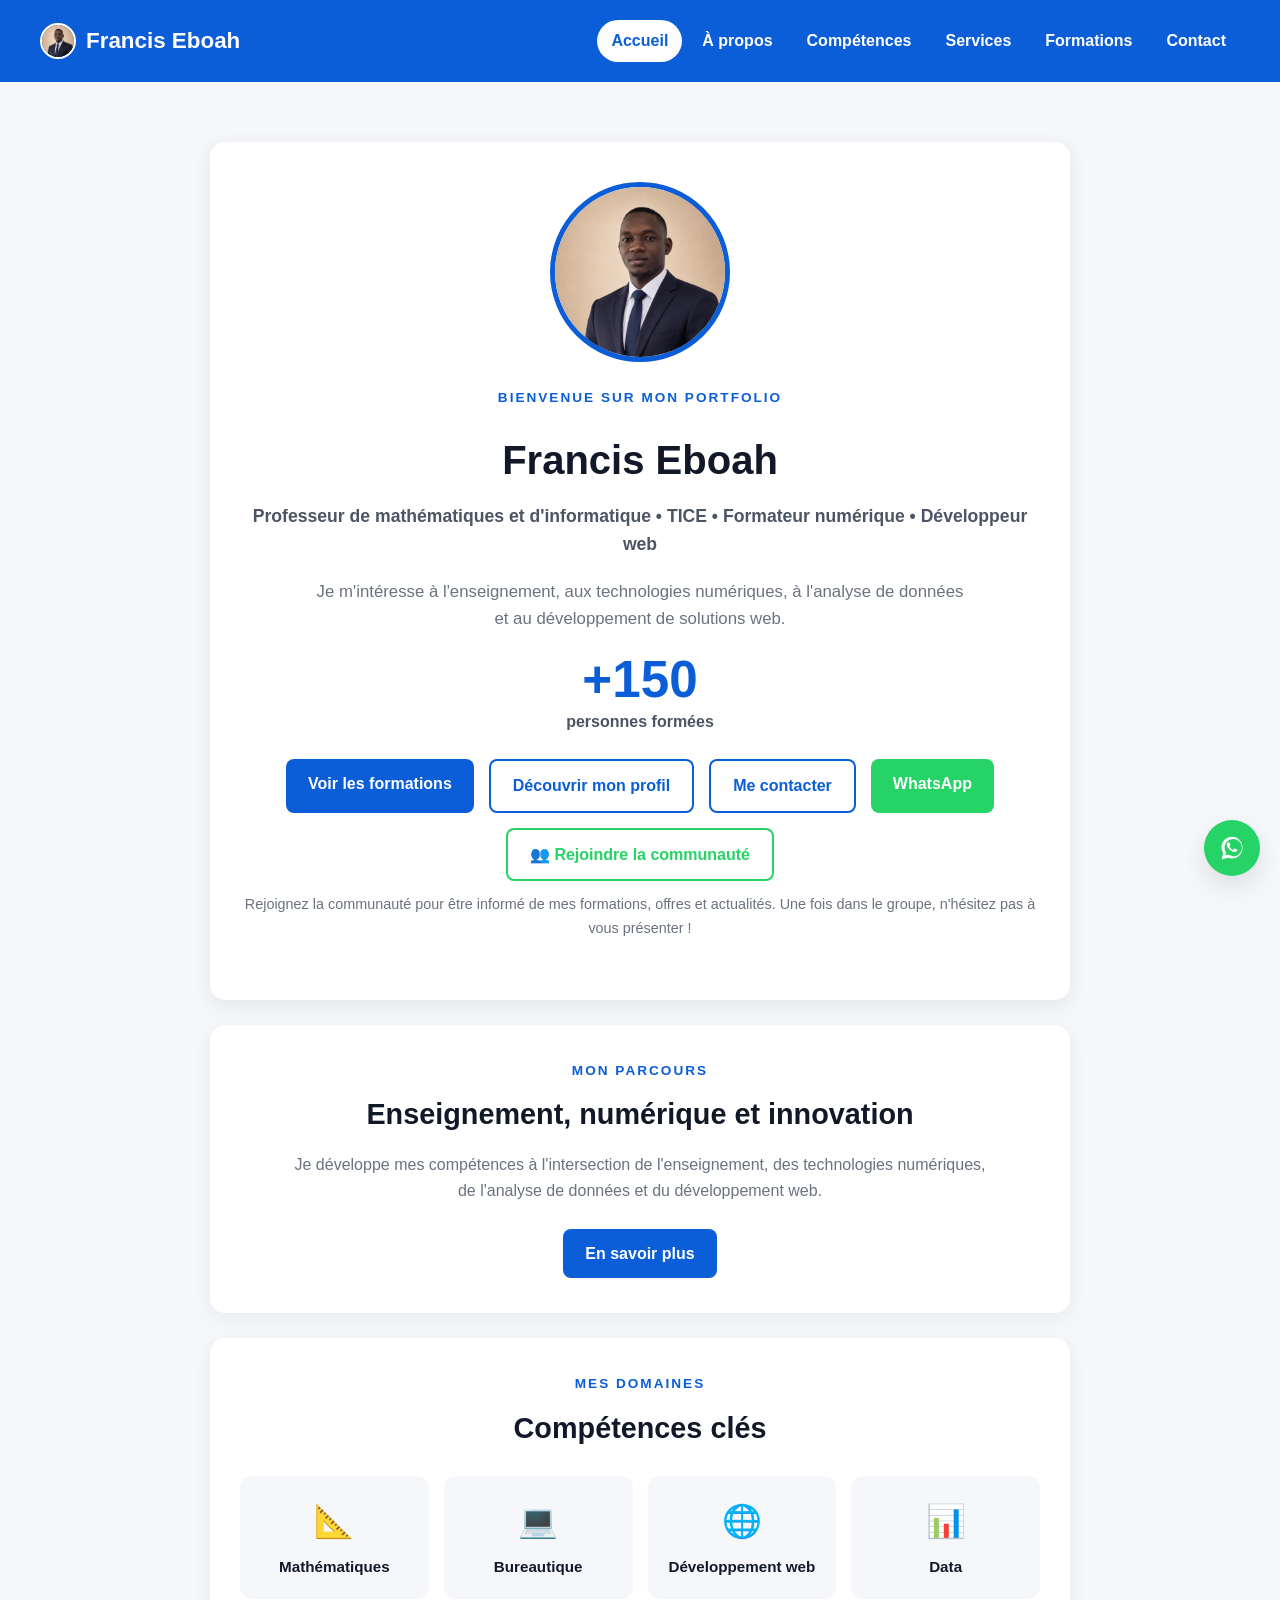
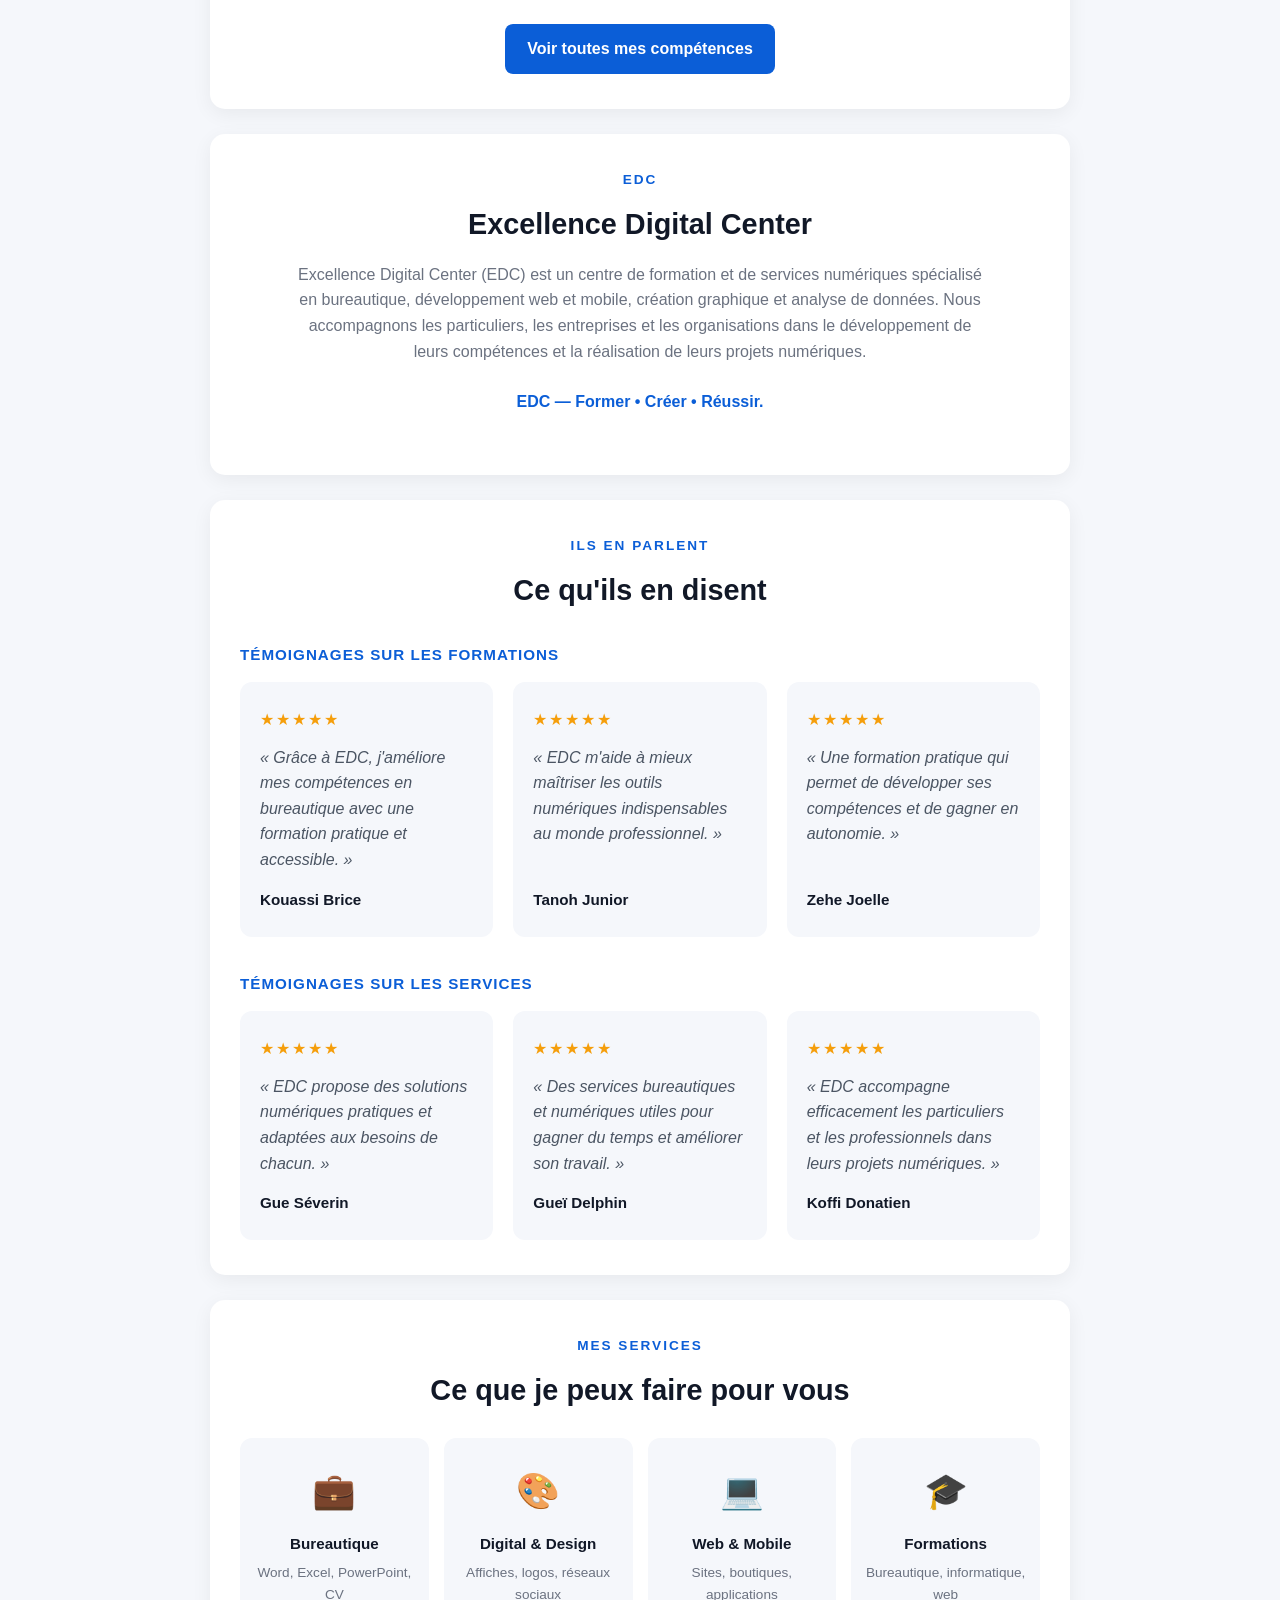
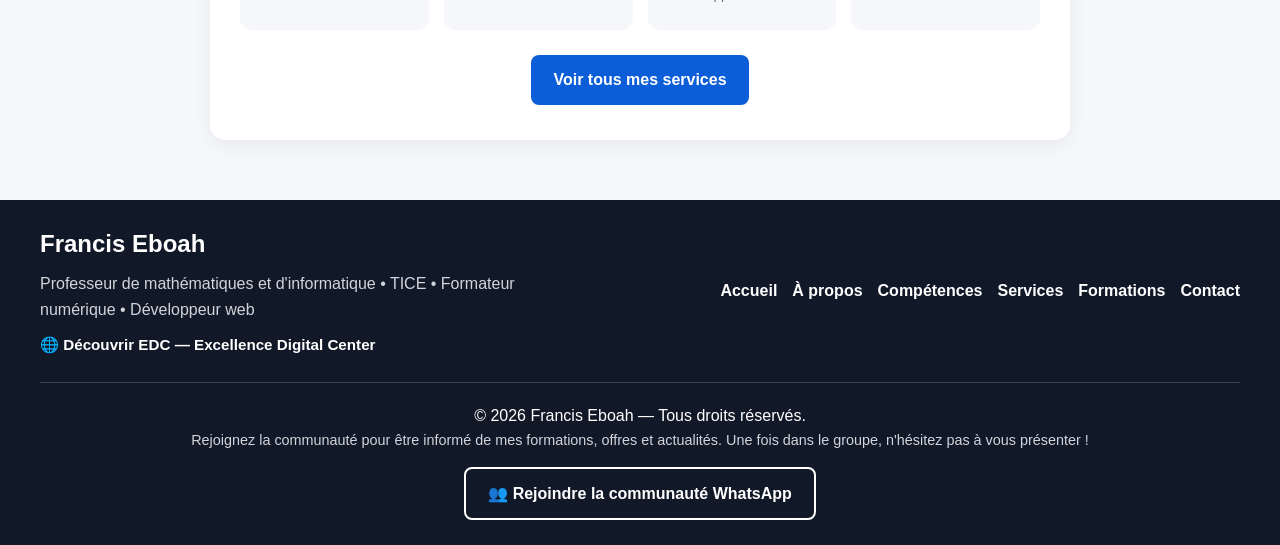
<file: index.html>
<!DOCTYPE html>
<html lang="fr">
<head>
    <meta charset="UTF-8">
    <meta name="viewport" content="width=device-width, initial-scale=1.0">

    <title>Francis Eboah — Formateur numérique &amp; Développeur web, Korhogo</title>
    <meta name="description" content="Francis Eboah, formateur numérique et développeur web à Korhogo et Sirasso (Côte d'Ivoire). Formations et services digitaux avec EDC.">
    <link rel="canonical" href="https://franciseboah01.github.io/">

    <!-- Vérification de propriété Google Search Console -->
    <meta name="google-site-verification" content="S5eTXqmoDl9YQqp8Cw9Bj2Jd--20wyUVpKJLiNPo4qQ" />

    <!-- Aperçu de partage (WhatsApp, Facebook...) -->
    <meta property="og:type" content="website">
    <meta property="og:title" content="Francis Eboah — Formateur numérique & Développeur web, Korhogo">
    <meta property="og:description" content="Francis Eboah, formateur numérique et développeur web à Korhogo et Sirasso (Côte d'Ivoire). Formations et services digitaux avec EDC.">
    <meta property="og:image" content="https://franciseboah01.github.io/assets/og-image.png">
    <meta property="og:url" content="https://franciseboah01.github.io/">
    <meta property="og:locale" content="fr_FR">
    <meta name="twitter:card" content="summary_large_image">

    <!-- Données structurées Google (référencement) -->
    <script type="application/ld+json">
    {
        "@context": "https://schema.org",
        "@graph": [
            {
                "@type": "Person",
                "@id": "https://franciseboah01.github.io/#personne",
                "name": "Francis Eboah",
                "url": "https://franciseboah01.github.io/",
                "image": "https://franciseboah01.github.io/assets/francis-eboah.png",
                "jobTitle": ["Professeur de mathématiques et d'informatique", "Formateur numérique", "Développeur web"],
                "worksFor": { "@id": "https://franciseboah01.github.io/#organisation" },
                "address": {
                    "@type": "PostalAddress",
                    "addressLocality": "Sirasso",
                    "addressRegion": "Korhogo",
                    "addressCountry": "CI"
                }
            },
            {
                "@type": "EducationalOrganization",
                "@id": "https://franciseboah01.github.io/#organisation",
                "name": "Excellence Digital Center (EDC)",
                "alternateName": "EDC",
                "url": "https://franciseboah01.github.io/",
                "logo": "https://franciseboah01.github.io/assets/icon-512.png",
                "image": "https://franciseboah01.github.io/assets/og-image.png",
                "description": "Centre de formation digitale et prestataire de services numériques à Korhogo et Sirasso : bureautique, développement web et mobile, marketing digital, intelligence artificielle, design graphique.",
                "founder": { "@id": "https://franciseboah01.github.io/#personne" },
                "address": {
                    "@type": "PostalAddress",
                    "addressLocality": "Sirasso",
                    "addressRegion": "Korhogo",
                    "addressCountry": "CI"
                },
                "areaServed": ["Korhogo", "Sirasso", "Côte d'Ivoire"],
                "telephone": "+2250748746140"
            }
        ]
    }
    </script>

    <link rel="stylesheet" href="css/style.css">
    <script src="js/main.js" defer></script>
</head>

<body>

    <!-- EN-TÊTE : rempli automatiquement par js/main.js
         avec le contenu de components/header.html -->
    <header id="site-header"></header>

    <!-- CONTENU PRINCIPAL (propre à cette page) -->
    <main>

        <!-- Bloc de présentation -->
        <section class="hero">

            <img src="assets/francis-eboah.png"
                 alt="Francis Eboah"
                 class="profile-photo"
                 width="180" height="180">

            <p class="welcome">
                BIENVENUE SUR MON PORTFOLIO
            </p>

            <h1>Francis Eboah</h1>

            <h3>
                Professeur de mathématiques et d'informatique • TICE • Formateur numérique • Développeur web
            </h3>

            <p class="intro">
                Je m'intéresse à l'enseignement, aux technologies numériques,
                à l'analyse de données et au développement de solutions web.
            </p>

            <!-- Repère de confiance, repris de about.html (même chiffre,
                 à mettre à jour aux deux endroits si besoin). -->
            <div class="stat">
                <strong>+150</strong>
                <span>personnes formées</span>
            </div>

            <div class="hero-buttons">

                <a href="formations.html" class="btn">
                    Voir les formations
                </a>

                <a href="about.html" class="btn btn-secondary">
                    Découvrir mon profil
                </a>

                <a href="contact.html" class="btn btn-secondary">
                    Me contacter
                </a>

                <a
                    href="https://wa.me/2250748746140"
                    class="btn btn-whatsapp"
                    target="_blank"
                    rel="noopener noreferrer"
                >
                    WhatsApp
                </a>

                <a
                    href="https://chat.whatsapp.com/JefwyV0An08DUR2MvyoDQ3"
                    class="btn btn-communaute"
                    target="_blank"
                    rel="noopener noreferrer"
                >
                    👥 Rejoindre la communauté
                </a>

            </div>

            <!-- Réutilise le style .form-note (texte discret, déjà utilisé
                 dans le formulaire de contact.html) -->
            <p class="form-note">
                Rejoignez la communauté pour être informé de mes formations, offres et actualités. Une fois dans le groupe, n'hésitez pas à vous présenter !
            </p>

        </section>

        <!-- Aperçu : parcours -->
        <section class="home-about">

            <p class="welcome">MON PARCOURS</p>

            <h2>Enseignement, numérique et innovation</h2>

            <p>
                Je développe mes compétences à l'intersection de l'enseignement,
                des technologies numériques, de l'analyse de données et du
                développement web.
            </p>

            <a href="about.html" class="btn">
                En savoir plus
            </a>

        </section>

        <!-- Aperçu : compétences -->
        <section class="home-skills">

            <p class="welcome">MES DOMAINES</p>

            <h2>Compétences clés</h2>

            <div class="home-skills-grid">

                <div class="home-skill">
                    <span>📐</span>
                    <h3>Mathématiques</h3>
                </div>

                <div class="home-skill">
                    <span>💻</span>
                    <h3>Bureautique</h3>
                </div>

                <div class="home-skill">
                    <span>🌐</span>
                    <h3>Développement web</h3>
                </div>

                <div class="home-skill">
                    <span>📊</span>
                    <h3>Data</h3>
                </div>

            </div>

            <a href="skills.html" class="btn">
                Voir toutes mes compétences
            </a>

        </section>

        <!-- Présentation d'EDC : ajoutée pour donner un contexte avant que
             les témoignages ci-dessous ne mentionnent "EDC" (sinon la
             marque apparaît sans explication sur la page d'accueil). -->
        <section class="home-about">

            <p class="welcome">EDC</p>

            <h2>Excellence Digital Center</h2>

            <p>
                Excellence Digital Center (EDC) est un centre de formation et de
                services numériques spécialisé en bureautique, développement web
                et mobile, création graphique et analyse de données. Nous
                accompagnons les particuliers, les entreprises et les
                organisations dans le développement de leurs compétences et la
                réalisation de leurs projets numériques.
            </p>

            <p style="font-weight: bold; color: var(--bleu);">
                EDC — Former • Créer • Réussir.
            </p>

        </section>

        <!-- Témoignages.
             Pour ajouter une carte : copier un bloc <div class="testimonial-card">
             dans la grille concernée (formations ou services). Ne jamais
             publier de témoignage inventé : toujours un vrai retour d'une
             personne réellement formée ou d'un vrai client (avec son accord). -->
        <section class="home-testimonials">

            <p class="welcome">ILS EN PARLENT</p>

            <h2>Ce qu'ils en disent</h2>

            <h3 class="testimonials-subtitle">Témoignages sur les formations</h3>

            <div class="testimonials-grid">

                <div class="testimonial-card">
                    <div class="testimonial-stars">★★★★★</div>
                    <p class="testimonial-quote">
                        « Grâce à EDC, j'améliore mes compétences en
                        bureautique avec une formation pratique et accessible. »
                    </p>
                    <p class="testimonial-author">
                        Kouassi Brice
                    </p>
                </div>

                <div class="testimonial-card">
                    <div class="testimonial-stars">★★★★★</div>
                    <p class="testimonial-quote">
                        « EDC m'aide à mieux maîtriser les outils numériques
                        indispensables au monde professionnel. »
                    </p>
                    <p class="testimonial-author">
                        Tanoh Junior
                    </p>
                </div>

                <div class="testimonial-card">
                    <div class="testimonial-stars">★★★★★</div>
                    <p class="testimonial-quote">
                        « Une formation pratique qui permet de développer ses
                        compétences et de gagner en autonomie. »
                    </p>
                    <p class="testimonial-author">
                        Zehe Joelle
                    </p>
                </div>

            </div>

            <h3 class="testimonials-subtitle">Témoignages sur les services</h3>

            <div class="testimonials-grid">

                <div class="testimonial-card">
                    <div class="testimonial-stars">★★★★★</div>
                    <p class="testimonial-quote">
                        « EDC propose des solutions numériques pratiques et
                        adaptées aux besoins de chacun. »
                    </p>
                    <p class="testimonial-author">
                        Gue Séverin
                    </p>
                </div>

                <div class="testimonial-card">
                    <div class="testimonial-stars">★★★★★</div>
                    <p class="testimonial-quote">
                        « Des services bureautiques et numériques utiles pour
                        gagner du temps et améliorer son travail. »
                    </p>
                    <p class="testimonial-author">
                        Gueï Delphin
                    </p>
                </div>

                <div class="testimonial-card">
                    <div class="testimonial-stars">★★★★★</div>
                    <p class="testimonial-quote">
                        « EDC accompagne efficacement les particuliers et les
                        professionnels dans leurs projets numériques. »
                    </p>
                    <p class="testimonial-author">
                        Koffi Donatien
                    </p>
                </div>

            </div>

        </section>

        <!-- Aperçu : services -->
        <section class="home-services">

            <p class="welcome">MES SERVICES</p>

            <h2>Ce que je peux faire pour vous</h2>

            <div class="home-services-grid">

                <div class="home-service">
                    <span>💼</span>
                    <h3>Bureautique</h3>
                    <p>Word, Excel, PowerPoint, CV</p>
                </div>

                <div class="home-service">
                    <span>🎨</span>
                    <h3>Digital &amp; Design</h3>
                    <p>Affiches, logos, réseaux sociaux</p>
                </div>

                <div class="home-service">
                    <span>💻</span>
                    <h3>Web &amp; Mobile</h3>
                    <p>Sites, boutiques, applications</p>
                </div>

                <div class="home-service">
                    <span>🎓</span>
                    <h3>Formations</h3>
                    <p>Bureautique, informatique, web</p>
                </div>

            </div>

            <a href="services.html" class="btn">
                Voir tous mes services
            </a>

        </section>

    </main>

    <!-- PIED DE PAGE : rempli automatiquement par js/main.js
         avec le contenu de components/footer.html -->
    <footer id="site-footer"></footer>

</body>
</html>
</file>
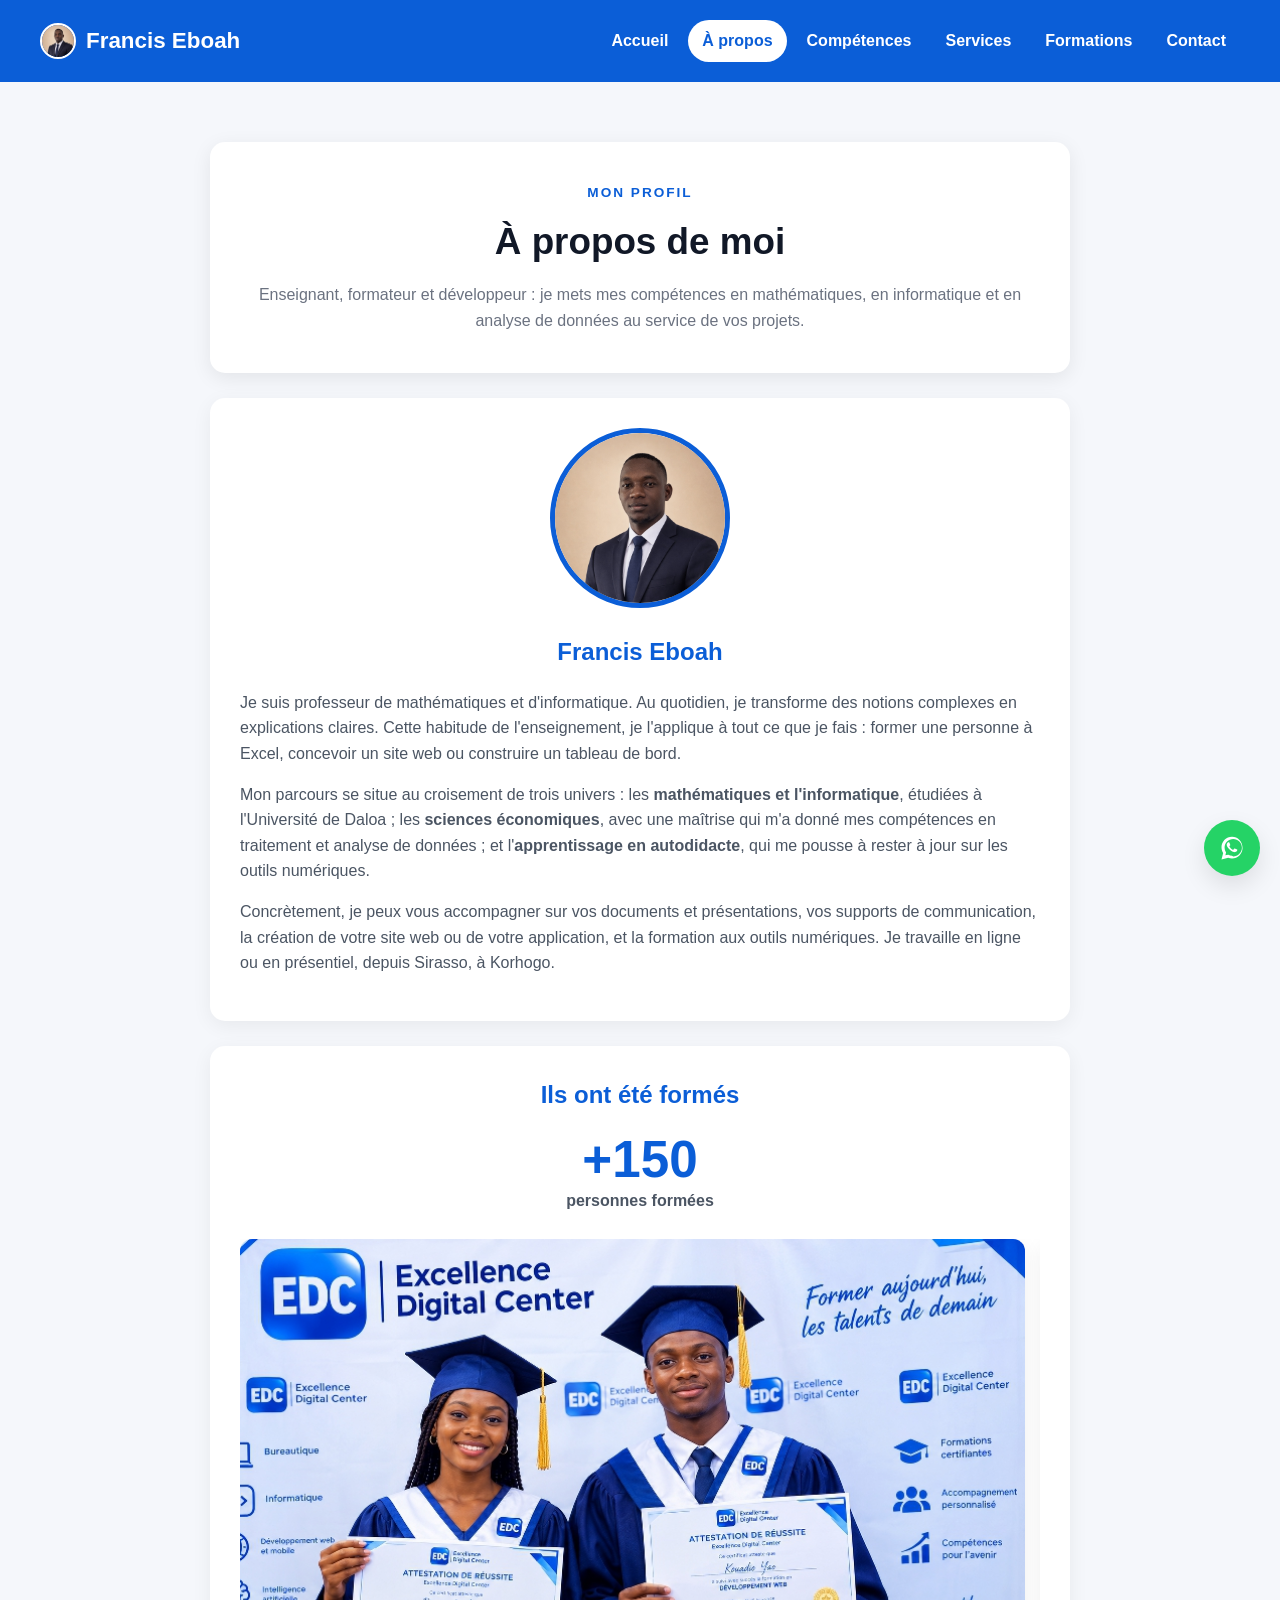
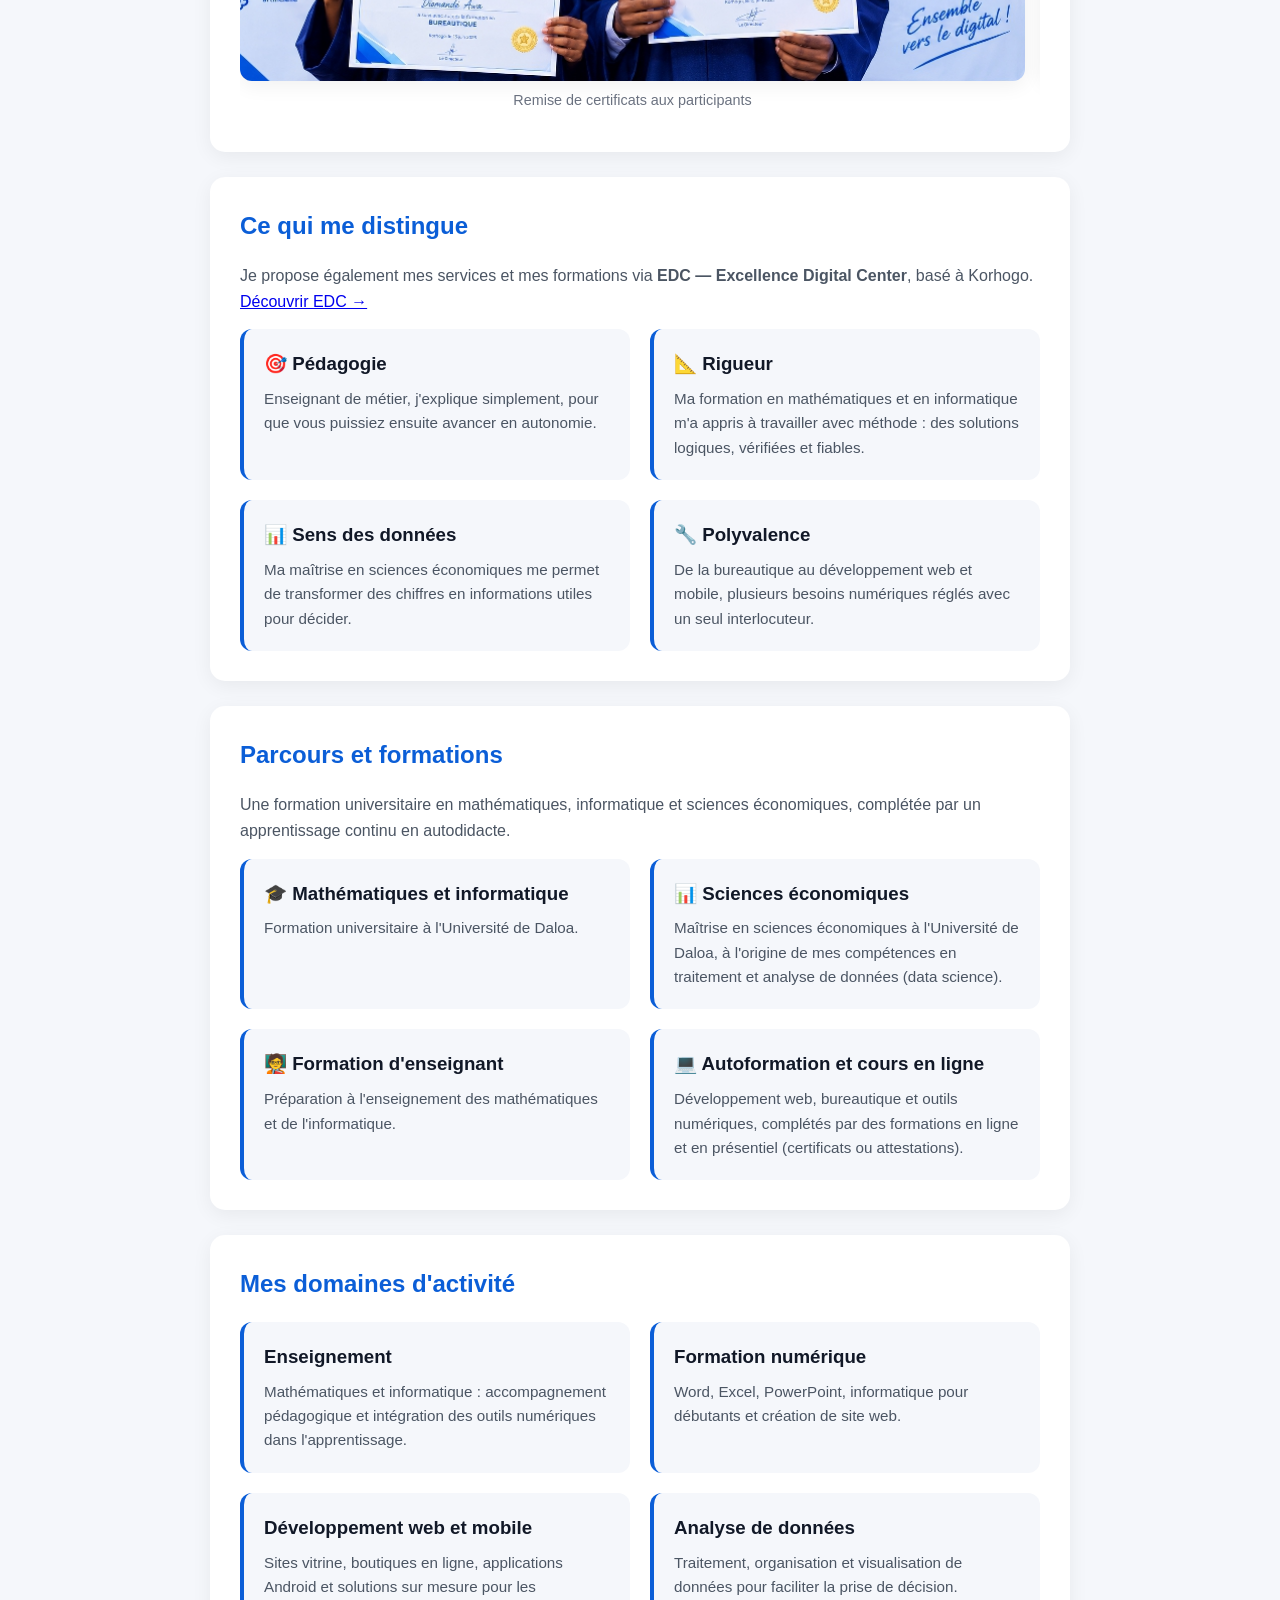
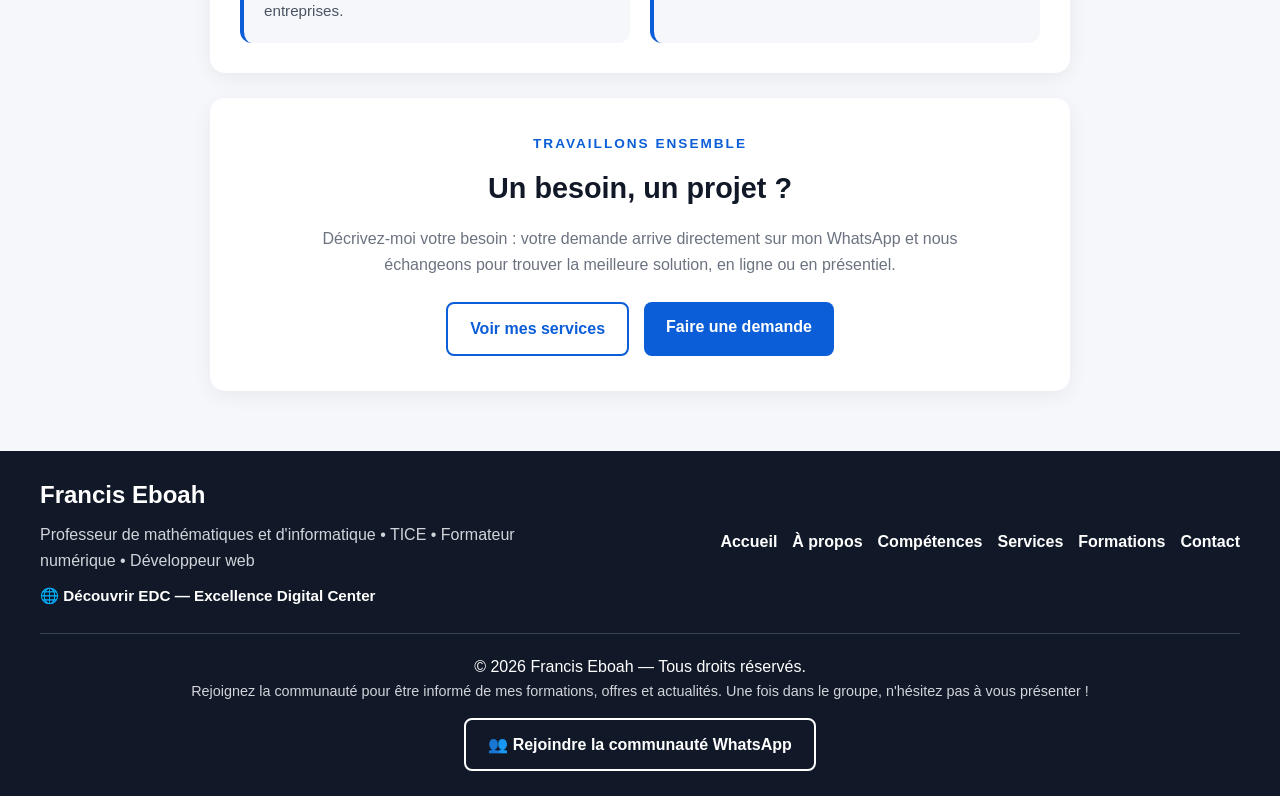
<file: about.html>
<!DOCTYPE html>
<html lang="fr">
<head>
    <meta charset="UTF-8">
    <meta name="viewport" content="width=device-width, initial-scale=1.0">

    <title>À propos | Francis Eboah — Formateur à Korhogo, Sirasso</title>
    <meta name="description" content="Francis Eboah, professeur de mathématiques et d'informatique à Korhogo et Sirasso, formé à l'Université de Daloa. Parcours, compétences et EDC.">
    <link rel="canonical" href="https://franciseboah01.github.io/about.html">

    <!-- Aperçu de partage (WhatsApp, Facebook...) -->
    <meta property="og:type" content="website">
    <meta property="og:title" content="À propos | Francis Eboah — Formateur à Korhogo, Sirasso">
    <meta property="og:description" content="Francis Eboah, professeur de mathématiques et d'informatique à Korhogo et Sirasso, formé à l'Université de Daloa. Parcours, compétences et EDC.">
    <meta property="og:image" content="https://franciseboah01.github.io/assets/og-image.png">
    <meta property="og:url" content="https://franciseboah01.github.io/about.html">
    <meta property="og:locale" content="fr_FR">
    <meta name="twitter:card" content="summary_large_image">

    <!-- Données structurées Google (référencement) -->
    <script type="application/ld+json">
    {
        "@context": "https://schema.org",
        "@type": "Person",
        "name": "Francis Eboah",
        "url": "https://franciseboah01.github.io/about.html",
        "image": "https://franciseboah01.github.io/assets/francis-eboah.png",
        "jobTitle": ["Professeur de mathématiques et d'informatique", "Formateur numérique", "Développeur web"],
        "alumniOf": {
            "@type": "CollegeOrUniversity",
            "name": "Université de Daloa"
        },
        "worksFor": {
            "@type": "EducationalOrganization",
            "name": "Excellence Digital Center (EDC)"
        },
        "address": {
            "@type": "PostalAddress",
            "addressLocality": "Sirasso",
            "addressRegion": "Korhogo",
            "addressCountry": "CI"
        },
        "knowsAbout": ["Mathématiques", "Informatique", "Bureautique", "Développement web", "Analyse de données", "Intelligence artificielle"]
    }
    </script>

    <link rel="stylesheet" href="css/style.css">
    <script src="js/main.js" defer></script>
</head>

<body>

    <!-- EN-TÊTE : injecté par js/main.js (components/header.html) -->
    <header id="site-header"></header>

    <main>

        <!-- ================= BANDEAU DE TITRE ================= -->
        <section class="page-header">

            <p class="welcome">MON PROFIL</p>

            <h1>À propos de moi</h1>

            <p>
                Enseignant, formateur et développeur : je mets mes compétences
                en mathématiques, en informatique et en analyse de données
                au service de vos projets.
            </p>

        </section>

        <!-- ================= PRÉSENTATION ================= -->
        <section class="content-card">

            <img src="assets/francis-eboah.png"
                 alt="Francis Eboah"
                 class="profile-photo"
                 width="180" height="180">

            <h2 style="text-align: center;">Francis Eboah</h2>

            <p>
                Je suis professeur de mathématiques et d'informatique.
                Au quotidien, je transforme des notions complexes en
                explications claires. Cette habitude de l'enseignement,
                je l'applique à tout ce que je fais : former une personne
                à Excel, concevoir un site web ou construire un tableau
                de bord.
            </p>

            <p>
                Mon parcours se situe au croisement de trois univers :
                les <strong>mathématiques et l'informatique</strong>, étudiées
                à l'Université de Daloa ; les <strong>sciences économiques</strong>,
                avec une maîtrise qui m'a donné mes compétences en traitement
                et analyse de données ; et l'<strong>apprentissage en
                autodidacte</strong>, qui me pousse à rester à jour sur les
                outils numériques.
            </p>

            <p>
                Concrètement, je peux vous accompagner sur vos documents et
                présentations, vos supports de communication, la création de
                votre site web ou de votre application, et la formation aux
                outils numériques. Je travaille en ligne ou en présentiel,
                depuis Sirasso, à Korhogo.
            </p>

        </section>

        <!-- ================= PERSONNES FORMÉES + BANNIÈRES =================
             3 images PNG au format 16:9 à placer dans le dossier assets/ :
               assets/formation-1.png
               assets/formation-2.png
               assets/formation-3.png
             Conseil : les redimensionner à 1280 x 720 px avant l'envoi (site plus rapide).
             Sur téléphone, on fait défiler les bannières avec le doigt. -->
        <section class="content-card">

            <h2 style="text-align: center;">Ils ont été formés</h2>

            <div class="stat">
                <strong>+150</strong>
                <span>personnes formées</span>
            </div>

            <!-- Le défilement automatique est fait en CSS pur (@keyframes),
                 voir .banniere-track dans style.css. Les 3 images sont dupliquées
                 une fois ci-dessous : c'est ce qui permet à la boucle de repartir
                 sans "saut" visible (voir le commentaire dans le CSS). -->
            <div class="banniere-defilante">
                <div class="banniere-track">

                    <!-- TODO : personnaliser chaque légende (thème, lieu, date) -->
                    <figure class="banniere">
                        <img src="assets/formation-1.png"
                             alt="Remise de certificats aux participants d'une formation"
                             width="1280" height="720" loading="lazy">
                        <figcaption>Remise de certificats aux participants</figcaption>
                    </figure>

                    <figure class="banniere">
                        <img src="assets/formation-2.png"
                             alt="Participants recevant leur certificat de formation"
                             width="1280" height="720" loading="lazy">
                        <figcaption>Remise de certificats aux participants</figcaption>
                    </figure>

                    <figure class="banniere">
                        <img src="assets/formation-3.png"
                             alt="Cérémonie de remise de certificats après une formation"
                             width="1280" height="720" loading="lazy">
                        <figcaption>Remise de certificats aux participants</figcaption>
                    </figure>

                    <!-- Copie des 3 mêmes images, à l'identique (mêmes fichiers,
                         mêmes légendes) : uniquement pour boucler sans coupure.
                         Si tu ajoutes/retires une image plus haut, fais pareil ici. -->
                    <figure class="banniere" aria-hidden="true">
                        <img src="assets/formation-1.png"
                             alt="" width="1280" height="720" loading="lazy">
                        <figcaption>Remise de certificats aux participants</figcaption>
                    </figure>

                    <figure class="banniere" aria-hidden="true">
                        <img src="assets/formation-2.png"
                             alt="" width="1280" height="720" loading="lazy">
                        <figcaption>Remise de certificats aux participants</figcaption>
                    </figure>

                    <figure class="banniere" aria-hidden="true">
                        <img src="assets/formation-3.png"
                             alt="" width="1280" height="720" loading="lazy">
                        <figcaption>Remise de certificats aux participants</figcaption>
                    </figure>

                </div>
            </div>

        </section>

        <!-- ================= CE QUI ME DISTINGUE ================= -->
        <section class="content-card">

            <h2>Ce qui me distingue</h2>

            <p>
                Je propose également mes services et mes formations via
                <strong>EDC — Excellence Digital Center</strong>,
                basé à Korhogo.
                <a href="https://excellencedigital.free.nf" target="_blank" rel="noopener noreferrer">
                    Découvrir EDC →
                </a>
            </p>

            <div class="info-grid">

                <div class="info-item">
                    <h3>🎯 Pédagogie</h3>
                    <p>
                        Enseignant de métier, j'explique simplement, pour que
                        vous puissiez ensuite avancer en autonomie.
                    </p>
                </div>

                <div class="info-item">
                    <h3>📐 Rigueur</h3>
                    <p>
                        Ma formation en mathématiques et en informatique m'a
                        appris à travailler avec méthode : des solutions
                        logiques, vérifiées et fiables.
                    </p>
                </div>

                <div class="info-item">
                    <h3>📊 Sens des données</h3>
                    <p>
                        Ma maîtrise en sciences économiques me permet de
                        transformer des chiffres en informations utiles
                        pour décider.
                    </p>
                </div>

                <div class="info-item">
                    <h3>🔧 Polyvalence</h3>
                    <p>
                        De la bureautique au développement web et mobile,
                        plusieurs besoins numériques réglés avec un seul
                        interlocuteur.
                    </p>
                </div>

            </div>

        </section>

        <!-- ================= PARCOURS ET FORMATIONS =================
             Pour être plus précis, ajouter dans chaque <p> l'intitulé exact
             du diplôme et l'année d'obtention (ou de la formation). -->
        <section class="content-card">

            <h2>Parcours et formations</h2>

            <p>
                Une formation universitaire en mathématiques, informatique
                et sciences économiques, complétée par un apprentissage
                continu en autodidacte.
            </p>

            <div class="info-grid">

                <div class="info-item">
                    <h3>🎓 Mathématiques et informatique</h3>
                    <p>
                        Formation universitaire à l'Université de Daloa.
                    </p>
                </div>

                <div class="info-item">
                    <h3>📊 Sciences économiques</h3>
                    <p>
                        Maîtrise en sciences économiques à l'Université
                        de Daloa, à l'origine de mes compétences en
                        traitement et analyse de données (data science).
                    </p>
                </div>

                <div class="info-item">
                    <h3>🧑‍🏫 Formation d'enseignant</h3>
                    <p>
                        Préparation à l'enseignement des mathématiques
                        et de l'informatique.
                    </p>
                </div>

                <div class="info-item">
                    <h3>💻 Autoformation et cours en ligne</h3>
                    <p>
                        Développement web, bureautique et outils numériques,
                        complétés par des formations en ligne et en
                        présentiel (certificats ou attestations).
                    </p>
                </div>

            </div>

        </section>

        <!-- ================= DOMAINES D'ACTIVITÉ ================= -->
        <section class="content-card">

            <h2>Mes domaines d'activité</h2>

            <div class="info-grid">

                <div class="info-item">
                    <h3>Enseignement</h3>
                    <p>
                        Mathématiques et informatique : accompagnement
                        pédagogique et intégration des outils numériques
                        dans l'apprentissage.
                    </p>
                </div>

                <div class="info-item">
                    <h3>Formation numérique</h3>
                    <p>
                        Word, Excel, PowerPoint, informatique pour débutants
                        et création de site web.
                    </p>
                </div>

                <div class="info-item">
                    <h3>Développement web et mobile</h3>
                    <p>
                        Sites vitrine, boutiques en ligne, applications
                        Android et solutions sur mesure pour les entreprises.
                    </p>
                </div>

                <div class="info-item">
                    <h3>Analyse de données</h3>
                    <p>
                        Traitement, organisation et visualisation de données
                        pour faciliter la prise de décision.
                    </p>
                </div>

            </div>

        </section>

        <!-- ================= APPEL À L'ACTION =================
             On réutilise le style .home-about (carte centrée) de la page d'accueil. -->
        <section class="home-about">

            <p class="welcome">TRAVAILLONS ENSEMBLE</p>

            <h2>Un besoin, un projet ?</h2>

            <p>
                Décrivez-moi votre besoin : votre demande arrive directement
                sur mon WhatsApp et nous échangeons pour trouver la
                meilleure solution, en ligne ou en présentiel.
            </p>

            <div class="hero-buttons">

                <a href="services.html" class="btn btn-secondary">
                    Voir mes services
                </a>

                <a href="contact.html#demande" class="btn">
                    Faire une demande
                </a>

            </div>

        </section>

    </main>

    <!-- PIED DE PAGE : injecté par js/main.js (components/footer.html) -->
    <footer id="site-footer"></footer>

</body>
</html>
</file>
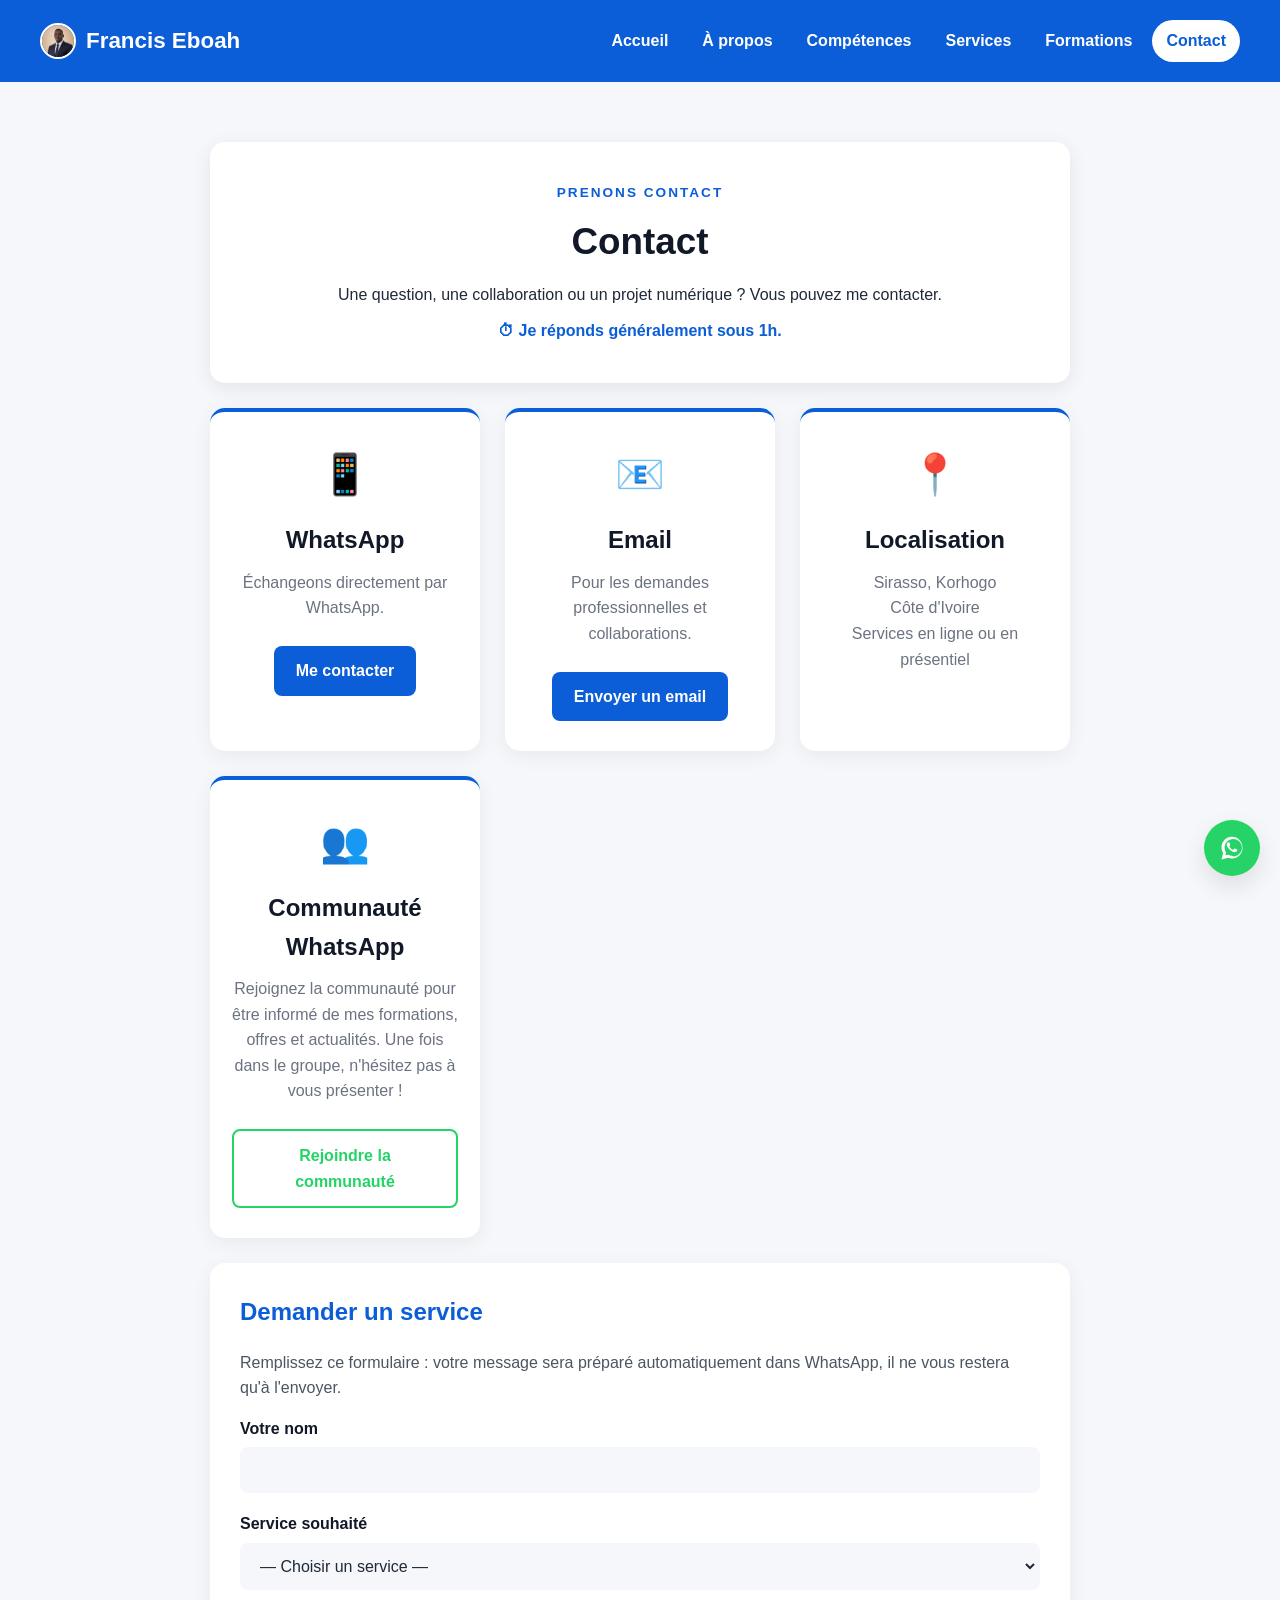
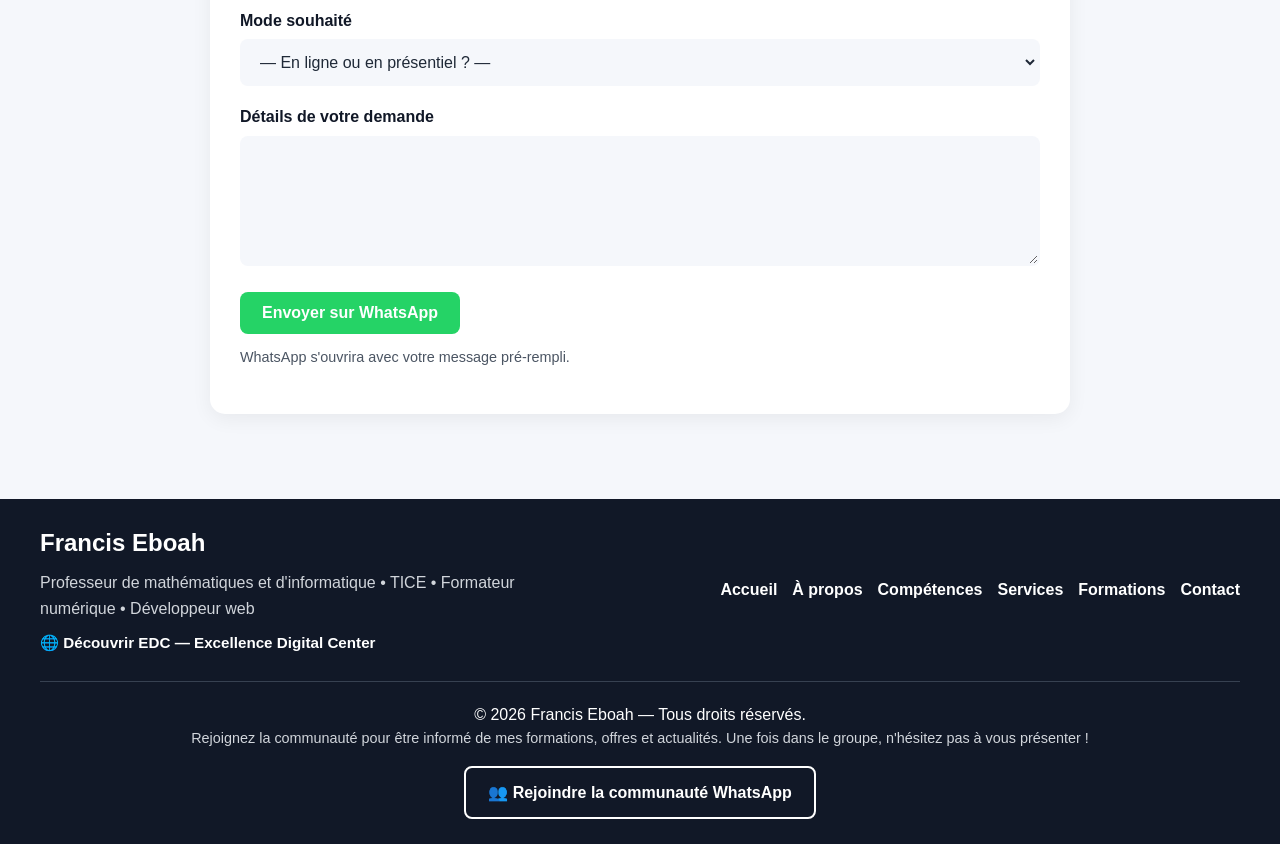
<file: contact.html>
<!DOCTYPE html>
<html lang="fr">
<head>
    <meta charset="UTF-8">
    <meta name="viewport" content="width=device-width, initial-scale=1.0">

    <title>Contact | Francis Eboah — Korhogo, Sirasso, Côte d'Ivoire</title>
    <meta name="description" content="Contactez Francis Eboah (EDC) par WhatsApp ou email à Korhogo et Sirasso, Côte d'Ivoire, pour vos projets numériques, services et formations.">
    <link rel="canonical" href="https://franciseboah01.github.io/contact.html">

    <!-- Aperçu de partage (WhatsApp, Facebook...) -->
    <meta property="og:type" content="website">
    <meta property="og:title" content="Contact | Francis Eboah — Korhogo, Sirasso, Côte d'Ivoire">
    <meta property="og:description" content="Contactez Francis Eboah (EDC) par WhatsApp ou email à Korhogo et Sirasso, Côte d'Ivoire, pour vos projets numériques, services et formations.">
    <meta property="og:image" content="https://franciseboah01.github.io/assets/og-image.png">
    <meta property="og:url" content="https://franciseboah01.github.io/contact.html">
    <meta property="og:locale" content="fr_FR">
    <meta name="twitter:card" content="summary_large_image">

    <!-- Données structurées Google (référencement) -->
    <script type="application/ld+json">
    {
        "@context": "https://schema.org",
        "@type": "ProfessionalService",
        "name": "Excellence Digital Center (EDC) — Francis Eboah",
        "url": "https://franciseboah01.github.io/contact.html",
        "image": "https://franciseboah01.github.io/assets/og-image.png",
        "telephone": "+2250748746140",
        "email": "contact.excellencedigital.ci@gmail.com",
        "address": {
            "@type": "PostalAddress",
            "addressLocality": "Sirasso",
            "addressRegion": "Korhogo",
            "addressCountry": "CI"
        },
        "areaServed": ["Korhogo", "Sirasso", "Côte d'Ivoire"]
    }
    </script>

    <link rel="stylesheet" href="css/style.css">
    <script src="js/main.js" defer></script>
</head>

<body>

    <!-- EN-TÊTE : injecté par js/main.js (components/header.html) -->
    <header id="site-header"></header>

    <main>

        <!-- Bandeau de titre -->
        <section class="page-header">

            <p class="welcome">PRENONS CONTACT</p>

            <h1>Contact</h1>

            <p>
                Une question, une collaboration ou un projet numérique ?
                Vous pouvez me contacter.
            </p>

            <p style="font-weight: bold; color: var(--bleu);">
                ⏱ Je réponds généralement sous 1h.
            </p>

        </section>

        <!-- Moyens de contact -->
        <section class="contact-grid">

            <div class="contact-card">

                <div class="contact-icon">📱</div>

                <h2>WhatsApp</h2>

                <p>
                    Échangeons directement par WhatsApp.
                </p>

                <a
                    href="https://wa.me/2250748746140"
                    class="btn"
                    target="_blank"
                    rel="noopener noreferrer"
                >
                    Me contacter
                </a>

            </div>

            <div class="contact-card">

                <div class="contact-icon">📧</div>

                <h2>Email</h2>

                <p>
                    Pour les demandes professionnelles et collaborations.
                </p>

                <a
                    href="mailto:contact.excellencedigital.ci@gmail.com"
                    class="btn"
                >
                    Envoyer un email
                </a>

            </div>

            <div class="contact-card">

                <div class="contact-icon">📍</div>

                <h2>Localisation</h2>

                <p>
                    Sirasso, Korhogo<br>
                    Côte d'Ivoire<br>
                    Services en ligne ou en présentiel
                </p>

            </div>

            <div class="contact-card">

                <div class="contact-icon">👥</div>

                <h2>Communauté WhatsApp</h2>

                <p>
                    Rejoignez la communauté pour être informé de mes formations, offres et actualités. Une fois dans le groupe, n'hésitez pas à vous présenter !
                </p>

                <a
                    href="https://chat.whatsapp.com/JefwyV0An08DUR2MvyoDQ3"
                    class="btn btn-communaute"
                    target="_blank"
                    rel="noopener noreferrer"
                >
                    Rejoindre la communauté
                </a>

            </div>

        </section>

        <!-- NOUVEAU : formulaire de demande de service.
             La logique est dans js/main.js (fonction initialiserFormulaireService).
             Les attributs "name" des champs sont lus par le JavaScript : ne pas les renommer
             sans modifier main.js. -->
        <section class="content-card" id="demande">

            <h2>Demander un service</h2>

            <p>
                Remplissez ce formulaire : votre message sera préparé
                automatiquement dans WhatsApp, il ne vous restera qu'à l'envoyer.
            </p>

            <form id="form-service">

                <div class="form-group">
                    <label for="nom">Votre nom</label>
                    <input type="text" id="nom" name="nom" required autocomplete="name">
                </div>

                <div class="form-group">
                    <label for="service">Service souhaité</label>
                    <!-- "value" = clé courte utilisée dans l'adresse (contact.html?service=web#demande).
                         Le texte affiché est celui qui part dans le message WhatsApp. -->
                    <select id="service" name="service" required>
                        <option value="">— Choisir un service —</option>
                        <option value="bureautique">Bureautique (documents, CV, Excel, PowerPoint...)</option>
                        <option value="digital">Digital &amp; Design (affiches, logos, réseaux sociaux)</option>
                        <option value="web">Développement web &amp; mobile</option>
                        <option value="formation">Formation</option>
                        <option value="autre">Autre demande</option>
                    </select>
                </div>

                <!-- NOUVEAU : mode de réalisation (lu par main.js grâce à name="mode") -->
                <div class="form-group">
                    <label for="mode">Mode souhaité</label>
                    <select id="mode" name="mode" required>
                        <option value="">— En ligne ou en présentiel ? —</option>
                        <option>En ligne</option>
                        <option>En présentiel</option>
                    </select>
                </div>

                <div class="form-group">
                    <label for="message">Détails de votre demande</label>
                    <textarea id="message" name="message" required></textarea>
                </div>

                <button type="submit" class="btn btn-whatsapp">
                    Envoyer sur WhatsApp
                </button>

                <p class="form-note">
                    WhatsApp s'ouvrira avec votre message pré-rempli.
                </p>

            </form>

        </section>

    </main>

    <!-- PIED DE PAGE : injecté par js/main.js (components/footer.html) -->
    <footer id="site-footer"></footer>

</body>
</html>
</file>
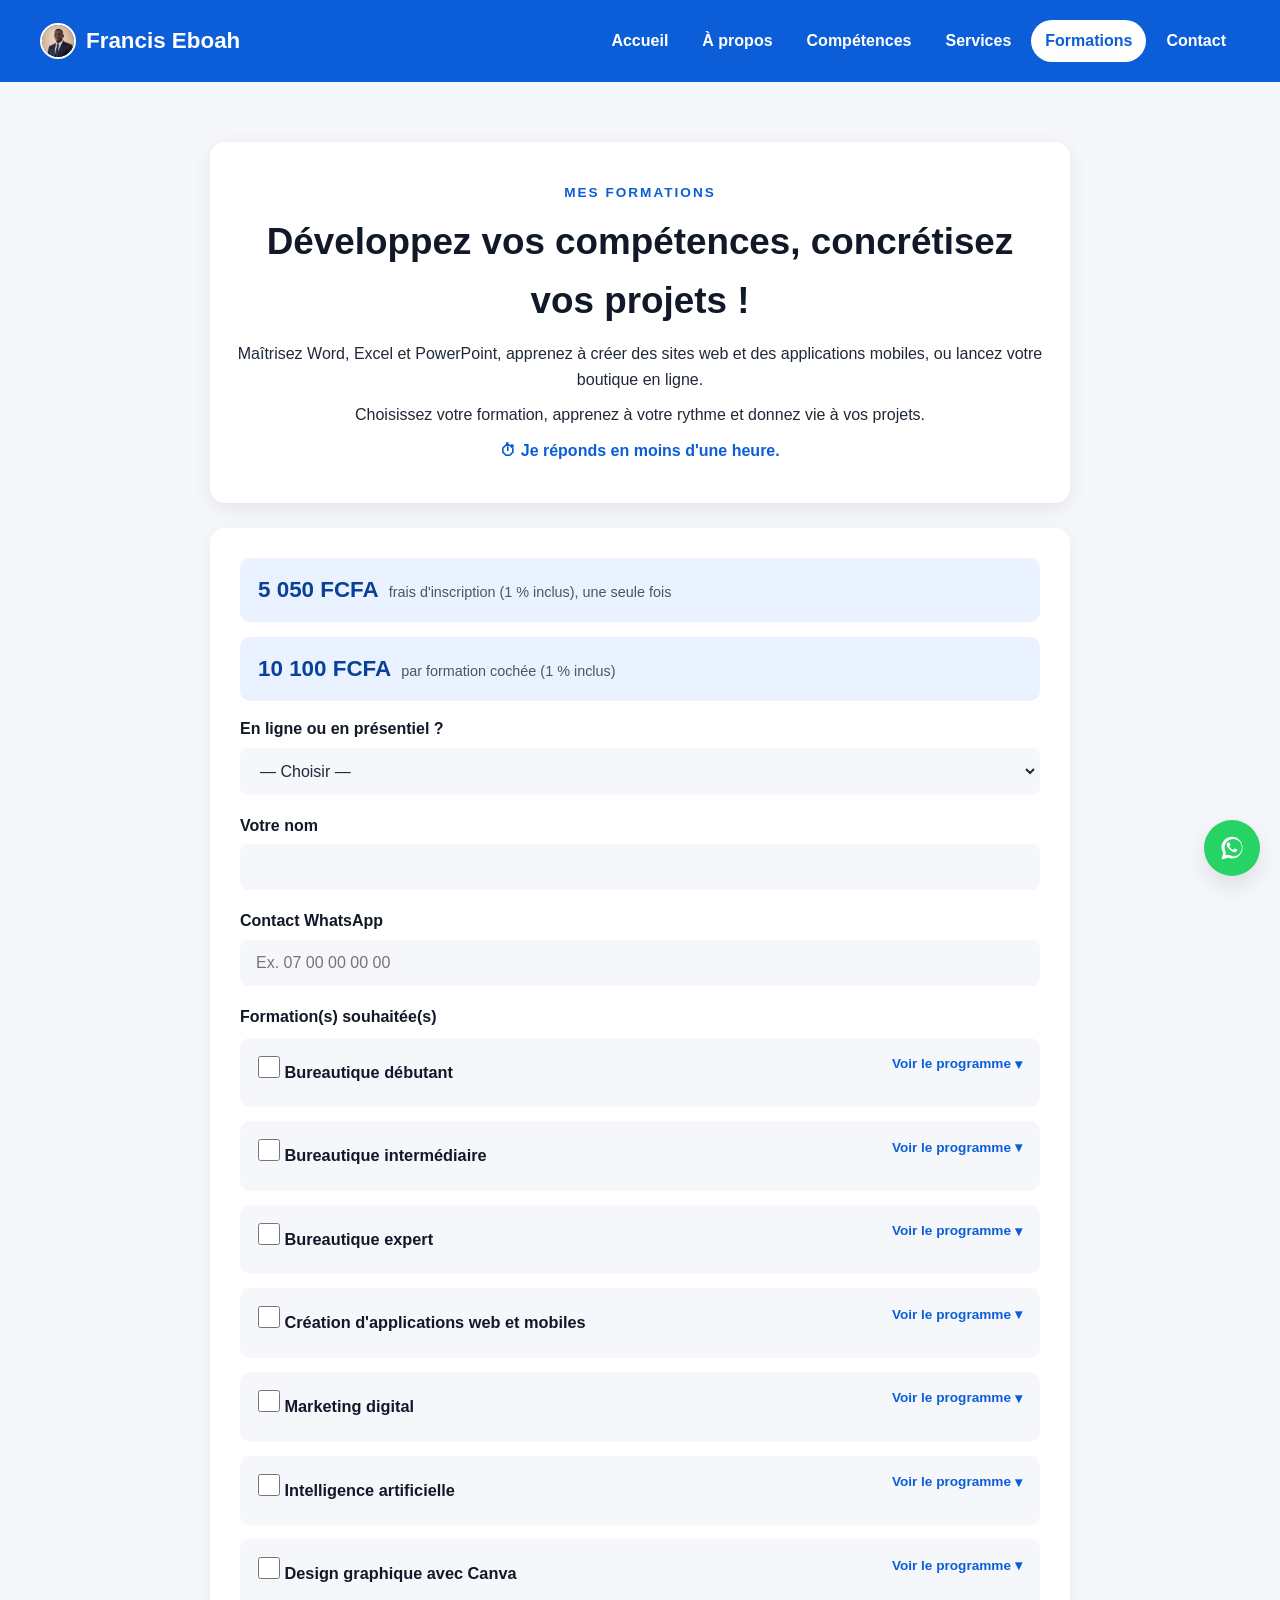
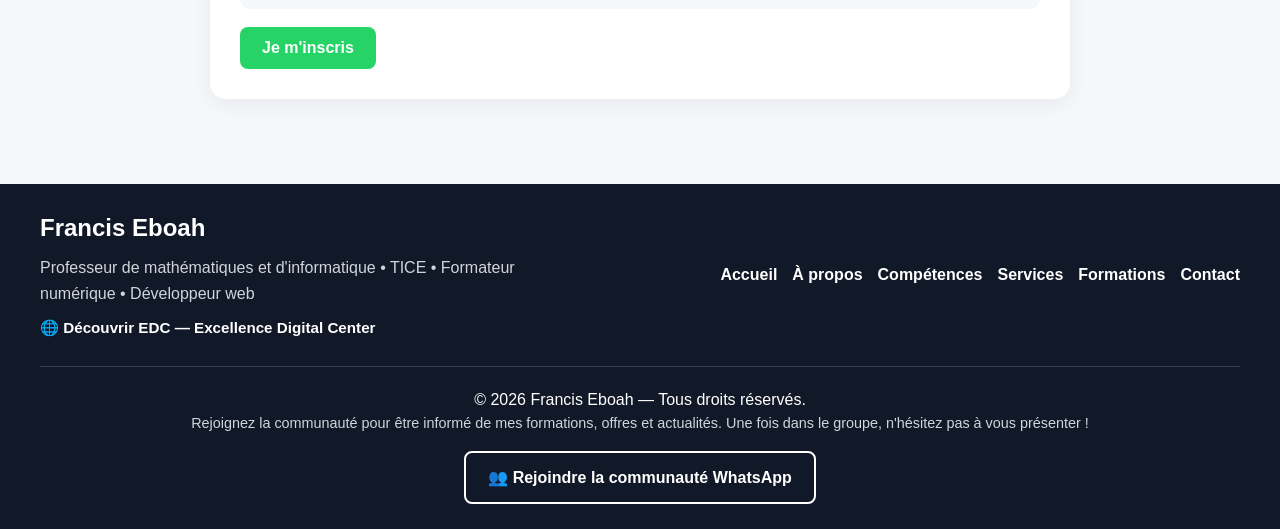
<file: formations.html>
<!DOCTYPE html>
<html lang="fr">
<head>
    <meta charset="UTF-8">
    <meta name="viewport" content="width=device-width, initial-scale=1.0">

    <title>Formations informatique à Korhogo &amp; Sirasso | EDC — Francis Eboah</title>
    <meta name="description" content="Formations en bureautique, développement web et mobile, marketing digital et IA à Korhogo et Sirasso. Inscription en ligne avec EDC.">
    <link rel="canonical" href="https://franciseboah01.github.io/formations.html">

    <!-- Aperçu de partage (WhatsApp, Facebook...) -->
    <meta property="og:type" content="website">
    <meta property="og:title" content="Formations informatique à Korhogo & Sirasso | EDC — Francis Eboah">
    <meta property="og:description" content="Formations en bureautique, développement web et mobile, marketing digital et IA à Korhogo et Sirasso. Inscription en ligne avec EDC.">
    <meta property="og:image" content="https://franciseboah01.github.io/assets/og-image.png">
    <meta property="og:url" content="https://franciseboah01.github.io/formations.html">
    <meta property="og:locale" content="fr_FR">
    <meta name="twitter:card" content="summary_large_image">

    <!-- Données structurées Google (référencement) -->
    <script type="application/ld+json">
    {
        "@context": "https://schema.org",
        "@type": "ItemList",
        "itemListElement": [
            { "@type": "Course", "position": 1, "name": "Bureautique débutant", "description": "Apprendre les bases de l'informatique et de la bureautique.", "provider": { "@type": "EducationalOrganization", "name": "Excellence Digital Center (EDC)" } },
            { "@type": "Course", "position": 2, "name": "Bureautique intermédiaire", "description": "Maîtriser les outils bureautiques dans un contexte professionnel.", "provider": { "@type": "EducationalOrganization", "name": "Excellence Digital Center (EDC)" } },
            { "@type": "Course", "position": 3, "name": "Bureautique expert", "description": "Créer des documents avancés et automatiser les tâches bureautiques.", "provider": { "@type": "EducationalOrganization", "name": "Excellence Digital Center (EDC)" } },
            { "@type": "Course", "position": 4, "name": "Création d'applications web et mobiles", "description": "Apprendre à concevoir et développer des applications.", "provider": { "@type": "EducationalOrganization", "name": "Excellence Digital Center (EDC)" } },
            { "@type": "Course", "position": 5, "name": "Marketing digital", "description": "Promouvoir une activité et développer sa visibilité en ligne.", "provider": { "@type": "EducationalOrganization", "name": "Excellence Digital Center (EDC)" } },
            { "@type": "Course", "position": 6, "name": "Intelligence artificielle", "description": "Utiliser l'IA pour améliorer sa productivité et ses compétences.", "provider": { "@type": "EducationalOrganization", "name": "Excellence Digital Center (EDC)" } },
            { "@type": "Course", "position": 7, "name": "Design graphique avec Canva", "description": "Concevoir des visuels professionnels.", "provider": { "@type": "EducationalOrganization", "name": "Excellence Digital Center (EDC)" } }
        ]
    }
    </script>

    <link rel="stylesheet" href="css/style.css">
    <script src="js/main.js" defer></script>
</head>

<body>

    <!-- EN-TÊTE : injecté par js/main.js (components/header.html) -->
    <header id="site-header"></header>

    <main>

        <!-- ================= BANDEAU DE TITRE ================= -->
        <section class="page-header">

            <p class="welcome">MES FORMATIONS</p>

            <h1>Développez vos compétences, concrétisez vos projets !</h1>

            <p>
                Maîtrisez Word, Excel et PowerPoint, apprenez à créer des
                sites web et des applications mobiles, ou lancez votre
                boutique en ligne.
            </p>

            <p>
                Choisissez votre formation, apprenez à votre rythme et
                donnez vie à vos projets.
            </p>

            <p style="font-weight: bold; color: var(--bleu);">
                ⏱ Je réponds en moins d'une heure.
            </p>

        </section>

        <!-- ================= FORMULAIRE D'INSCRIPTION =================
             Les formations sont des CASES À COCHER (checkbox) : on peut en
             choisir une ou plusieurs. Le prix dépend du nombre coché :

               - Inscription (une seule fois, quel que soit le nombre de
                 formations) : 5 050 FCFA (5 000 + 1 % de frais de transaction)
               - Chaque formation cochée : 10 100 FCFA (10 000 + 1 %)
               - Total envoyé dans le message WhatsApp = 5 050 + (nombre de
                 formations cochées × 10 100)

             Si ces tarifs de base changent, recalculer : nouveau tarif × 1,01,
             et mettre à jour CE MONTANT à 2 endroits :
               1) le texte affiché ci-dessous ("5 050 FCFA" / "10 100 FCFA")
               2) les attributs data-montant-inscription / data-montant-formation
                  du formulaire (utilisés par main.js pour calculer le total et
                  construire le lien Wave correspondant)

             PAS DE BOUTON DE PAIEMENT DIRECT SUR LA PAGE : volontaire. Le
             visiteur doit passer par le formulaire WhatsApp ci-dessous, pour
             que Francis sache qui s'inscrit avant tout paiement. Le lien
             Wave (montant total) n'apparaît que dans le message WhatsApp envoyé. -->
        <section class="content-card">

            <div class="formation-prix">
                <strong>5 050 FCFA</strong>
                <span>frais d'inscription (1 % inclus), une seule fois</span>
            </div>

            <div class="formation-prix">
                <strong>10 100 FCFA</strong>
                <span>par formation cochée (1 % inclus)</span>
            </div>

            <form id="form-formations" data-montant-inscription="5050" data-montant-formation="10100">

                <div class="form-group">
                    <label for="form-mode">En ligne ou en présentiel ?</label>
                    <select id="form-mode" name="mode" required>
                        <option value="">— Choisir —</option>
                        <option>En ligne</option>
                        <option>En présentiel</option>
                    </select>
                </div>

                <div class="form-group">
                    <label for="form-nom">Votre nom</label>
                    <input type="text" id="form-nom" name="nom" required autocomplete="name" minlength="2">
                </div>

                <div class="form-group">
                    <label for="form-whatsapp">Contact WhatsApp</label>
                    <input type="tel" id="form-whatsapp" name="whatsapp" required
                           placeholder="Ex. 07 00 00 00 00" autocomplete="tel"
                           inputmode="tel" pattern="[0-9 ]{8,15}"
                           title="Uniquement des chiffres (et espaces), ex. 07 00 00 00 00">
                </div>

                <!-- Cases à cocher : au moins une doit être cochée.
                     main.js vérifie cette règle avant d'ouvrir WhatsApp.
                     Chaque bloc .formation-item = titre + case alignés sur
                     une ligne (.formation-item-header), puis le programme
                     détaillé en dessous (.formation-item-details). Pour
                     ajouter une formation : copier un bloc .formation-item. -->
                <div class="form-group">
                    <label>Formation(s) souhaitée(s)</label>

                    <div class="formations-list">

                        <div class="formation-item">
                            <div class="formation-item-header">
                                <label class="formation-item-check">
                                    <input type="checkbox" name="formation" value="Bureautique débutant">
                                    <span class="formation-item-title">Bureautique débutant</span>
                                </label>
                                <button type="button" class="formation-item-toggle" aria-expanded="false">
                                    <span class="toggle-texte">Voir le programme</span>
                                    <span class="chevron" aria-hidden="true">&#9662;</span>
                                </button>
                            </div>
                            <div class="formation-item-details">
                                <p class="formation-item-objectif">
                                    <strong>Objectif :</strong> apprendre les bases de
                                    l'informatique et de la bureautique.
                                </p>
                                <p class="formation-item-programme-titre">Programme :</p>
                                <ul class="formation-item-programme">
                                    <li>Initiation à l'ordinateur, au clavier et à la souris</li>
                                    <li>Gestion des fichiers et dossiers</li>
                                    <li>Word : saisie et mise en forme de documents</li>
                                    <li>Excel : tableaux simples, sommes et calculs de base</li>
                                    <li>PowerPoint : création de présentations simples</li>
                                </ul>
                            </div>
                        </div>

                        <div class="formation-item">
                            <div class="formation-item-header">
                                <label class="formation-item-check">
                                    <input type="checkbox" name="formation" value="Bureautique intermédiaire">
                                    <span class="formation-item-title">Bureautique intermédiaire</span>
                                </label>
                                <button type="button" class="formation-item-toggle" aria-expanded="false">
                                    <span class="toggle-texte">Voir le programme</span>
                                    <span class="chevron" aria-hidden="true">&#9662;</span>
                                </button>
                            </div>
                            <div class="formation-item-details">
                                <p class="formation-item-objectif">
                                    <strong>Objectif :</strong> maîtriser les outils
                                    bureautiques dans un contexte professionnel.
                                </p>
                                <p class="formation-item-programme-titre">Programme :</p>
                                <ul class="formation-item-programme">
                                    <li>Word : tableaux, pagination, sommaire et documents longs</li>
                                    <li>Excel : fonctions SI, SOMME.SI, NB.SI et graphiques</li>
                                    <li>PowerPoint : animations et transitions</li>
                                    <li>Gestion et conversion des fichiers PDF</li>
                                    <li>Exercices pratiques professionnels</li>
                                </ul>
                            </div>
                        </div>

                        <div class="formation-item">
                            <div class="formation-item-header">
                                <label class="formation-item-check">
                                    <input type="checkbox" name="formation" value="Bureautique expert">
                                    <span class="formation-item-title">Bureautique expert</span>
                                </label>
                                <button type="button" class="formation-item-toggle" aria-expanded="false">
                                    <span class="toggle-texte">Voir le programme</span>
                                    <span class="chevron" aria-hidden="true">&#9662;</span>
                                </button>
                            </div>
                            <div class="formation-item-details">
                                <p class="formation-item-objectif">
                                    <strong>Objectif :</strong> créer des documents avancés
                                    et automatiser les tâches bureautiques.
                                </p>
                                <p class="formation-item-programme-titre">Programme :</p>
                                <ul class="formation-item-programme">
                                    <li>Word : modèles, publipostage et documents complexes</li>
                                    <li>Excel : fonctions avancées et recherches</li>
                                    <li>Tableaux croisés dynamiques et tableaux de bord</li>
                                    <li>Automatisation des calculs et des tâches</li>
                                    <li>Projet final de gestion avec Excel</li>
                                </ul>
                            </div>
                        </div>

                        <div class="formation-item">
                            <div class="formation-item-header">
                                <label class="formation-item-check">
                                    <input type="checkbox" name="formation" value="Création d'applications web et mobiles">
                                    <span class="formation-item-title">Création d'applications web et mobiles</span>
                                </label>
                                <button type="button" class="formation-item-toggle" aria-expanded="false">
                                    <span class="toggle-texte">Voir le programme</span>
                                    <span class="chevron" aria-hidden="true">&#9662;</span>
                                </button>
                            </div>
                            <div class="formation-item-details">
                                <p class="formation-item-objectif">
                                    <strong>Objectif :</strong> apprendre à concevoir et
                                    développer des applications.
                                </p>
                                <p class="formation-item-programme-titre">Programme :</p>
                                <ul class="formation-item-programme">
                                    <li>HTML, CSS et JavaScript</li>
                                    <li>Conception d'interfaces UI/UX</li>
                                    <li>Bases de données et SQL</li>
                                    <li>PHP et Laravel</li>
                                    <li>Flutter et Dart</li>
                                    <li>API REST, tests, sécurité et déploiement</li>
                                    <li>Réalisation d'un projet pratique</li>
                                </ul>
                            </div>
                        </div>

                        <div class="formation-item">
                            <div class="formation-item-header">
                                <label class="formation-item-check">
                                    <input type="checkbox" name="formation" value="Marketing digital">
                                    <span class="formation-item-title">Marketing digital</span>
                                </label>
                                <button type="button" class="formation-item-toggle" aria-expanded="false">
                                    <span class="toggle-texte">Voir le programme</span>
                                    <span class="chevron" aria-hidden="true">&#9662;</span>
                                </button>
                            </div>
                            <div class="formation-item-details">
                                <p class="formation-item-objectif">
                                    <strong>Objectif :</strong> promouvoir une activité et
                                    développer sa visibilité en ligne.
                                </p>
                                <p class="formation-item-programme-titre">Programme :</p>
                                <ul class="formation-item-programme">
                                    <li>Stratégie de communication digitale</li>
                                    <li>Création et optimisation de pages professionnelles</li>
                                    <li>Création de contenus pour les réseaux sociaux</li>
                                    <li>Calendrier éditorial et community management</li>
                                    <li>Publicité en ligne et analyse des résultats</li>
                                    <li>Réalisation d'une campagne de communication</li>
                                </ul>
                            </div>
                        </div>

                        <div class="formation-item">
                            <div class="formation-item-header">
                                <label class="formation-item-check">
                                    <input type="checkbox" name="formation" value="Intelligence artificielle">
                                    <span class="formation-item-title">Intelligence artificielle</span>
                                </label>
                                <button type="button" class="formation-item-toggle" aria-expanded="false">
                                    <span class="toggle-texte">Voir le programme</span>
                                    <span class="chevron" aria-hidden="true">&#9662;</span>
                                </button>
                            </div>
                            <div class="formation-item-details">
                                <p class="formation-item-objectif">
                                    <strong>Objectif :</strong> utiliser l'IA pour améliorer
                                    sa productivité et ses compétences.
                                </p>
                                <p class="formation-item-programme-titre">Programme :</p>
                                <ul class="formation-item-programme">
                                    <li>Découverte des outils d'intelligence artificielle</li>
                                    <li>Rédaction de prompts efficaces</li>
                                    <li>Utilisation de l'IA pour Word, Excel et PowerPoint</li>
                                    <li>Création de textes, images et présentations</li>
                                    <li>Assistance à la programmation et à la recherche</li>
                                    <li>Vérification des résultats et protection des données</li>
                                </ul>
                            </div>
                        </div>

                        <div class="formation-item">
                            <div class="formation-item-header">
                                <label class="formation-item-check">
                                    <input type="checkbox" name="formation" value="Design graphique avec Canva">
                                    <span class="formation-item-title">Design graphique avec Canva</span>
                                </label>
                                <button type="button" class="formation-item-toggle" aria-expanded="false">
                                    <span class="toggle-texte">Voir le programme</span>
                                    <span class="chevron" aria-hidden="true">&#9662;</span>
                                </button>
                            </div>
                            <div class="formation-item-details">
                                <p class="formation-item-objectif">
                                    <strong>Objectif :</strong> concevoir des visuels professionnels.
                                </p>
                                <p class="formation-item-programme-titre">Programme :</p>
                                <ul class="formation-item-programme">
                                    <li>Prise en main de Canva</li>
                                    <li>Couleurs, typographie et composition graphique</li>
                                    <li>Création d'affiches et de flyers</li>
                                    <li>Création de cartes de visite</li>
                                    <li>Visuels pour Facebook et autres réseaux sociaux</li>
                                    <li>Projet final : création d'une mini-identité visuelle</li>
                                </ul>
                            </div>
                        </div>

                    </div>

                    <!-- Message d'erreur affiché par main.js si aucune case n'est cochée -->
                    <p class="form-erreur" id="form-erreur-formations" hidden>
                        Choisissez au moins une formation.
                    </p>
                </div>

                <button type="submit" class="btn btn-whatsapp">
                    Je m'inscris
                </button>

            </form>

        </section>

    </main>

    <!-- PIED DE PAGE : injecté par js/main.js (components/footer.html) -->
    <footer id="site-footer"></footer>

</body>
</html>
</file>
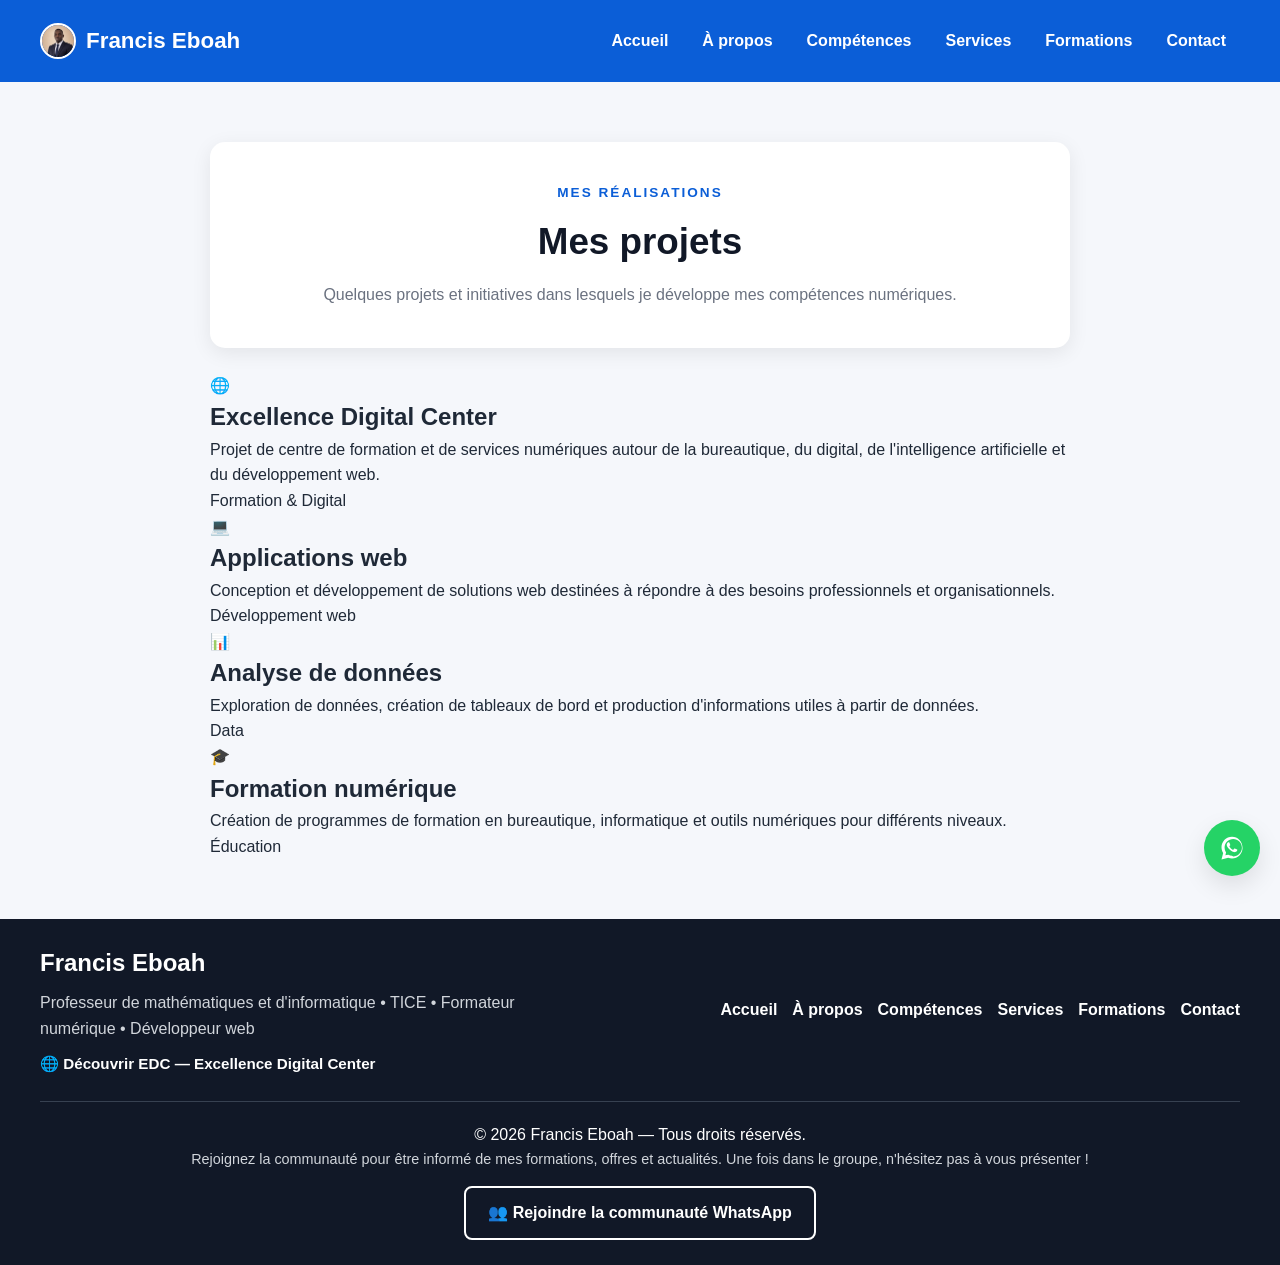
<file: projects.html>
<!DOCTYPE html>
<html lang="fr">
<head>
    <meta charset="UTF-8">
    <meta name="viewport" content="width=device-width, initial-scale=1.0">

    <title>Projets | Francis Eboah</title>
    <meta name="description" content="Projets de Francis Eboah : Excellence Digital Center, applications web, analyse de données et formation numérique.">

    <link rel="stylesheet" href="css/style.css">
    <script src="js/main.js" defer></script>
</head>

<body>

    <!-- EN-TÊTE : injecté par js/main.js (components/header.html) -->
    <header id="site-header"></header>

    <main>

        <!-- Bandeau de titre -->
        <section class="page-header">

            <p class="welcome">MES RÉALISATIONS</p>

            <h1>Mes projets</h1>

            <p>
                Quelques projets et initiatives dans lesquels
                je développe mes compétences numériques.
            </p>

        </section>

        <!-- Grille des projets.
             Pour en ajouter un : copier un bloc <article class="project-card"> -->
        <section class="projects-grid">

            <article class="project-card">

                <div class="project-icon">🌐</div>

                <h2>Excellence Digital Center</h2>

                <p>
                    Projet de centre de formation et de services numériques
                    autour de la bureautique, du digital, de l'intelligence
                    artificielle et du développement web.
                </p>

                <span class="project-tag">
                    Formation &amp; Digital
                </span>

            </article>

            <article class="project-card">

                <div class="project-icon">💻</div>

                <h2>Applications web</h2>

                <p>
                    Conception et développement de solutions web destinées
                    à répondre à des besoins professionnels et organisationnels.
                </p>

                <span class="project-tag">
                    Développement web
                </span>

            </article>

            <article class="project-card">

                <div class="project-icon">📊</div>

                <h2>Analyse de données</h2>

                <p>
                    Exploration de données, création de tableaux de bord
                    et production d'informations utiles à partir de données.
                </p>

                <span class="project-tag">
                    Data
                </span>

            </article>

            <article class="project-card">

                <div class="project-icon">🎓</div>

                <h2>Formation numérique</h2>

                <p>
                    Création de programmes de formation en bureautique,
                    informatique et outils numériques pour différents niveaux.
                </p>

                <span class="project-tag">
                    Éducation
                </span>

            </article>

        </section>

    </main>

    <!-- PIED DE PAGE : injecté par js/main.js (components/footer.html) -->
    <footer id="site-footer"></footer>

</body>
</html>
</file>
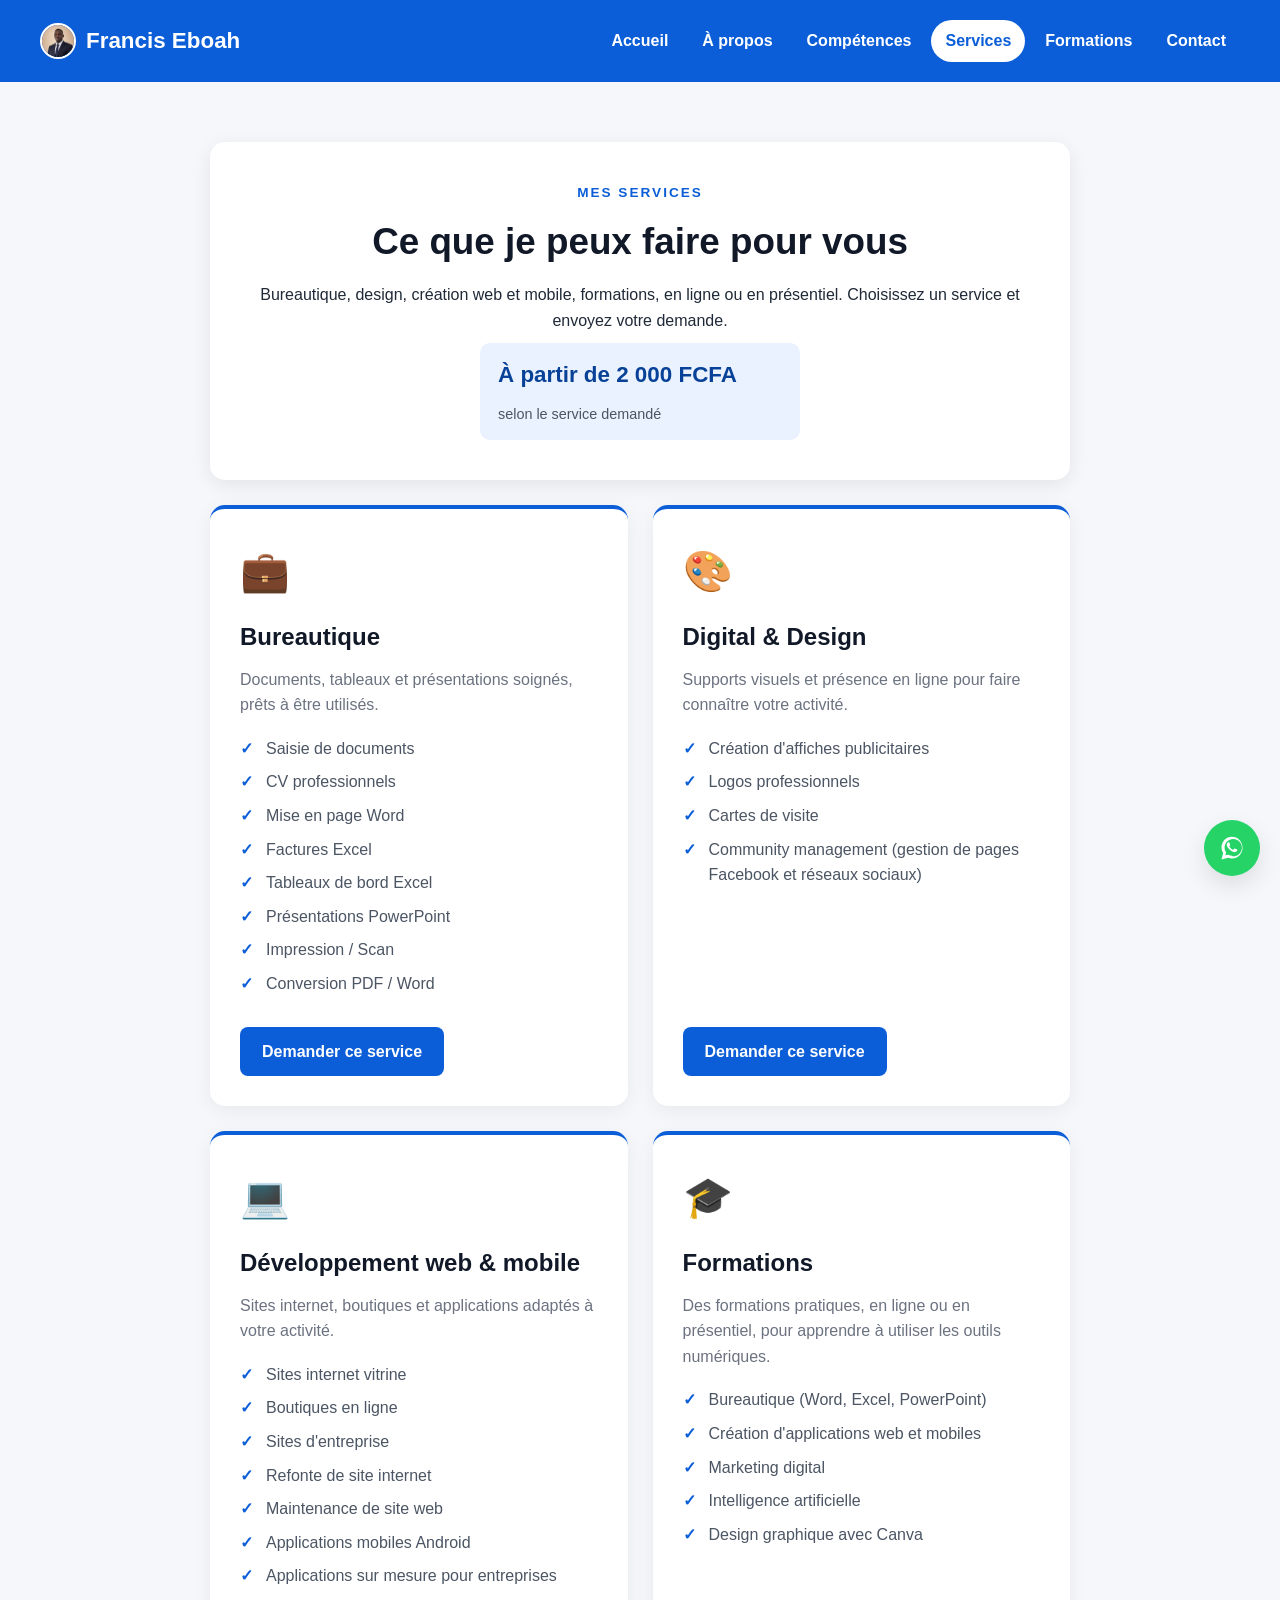
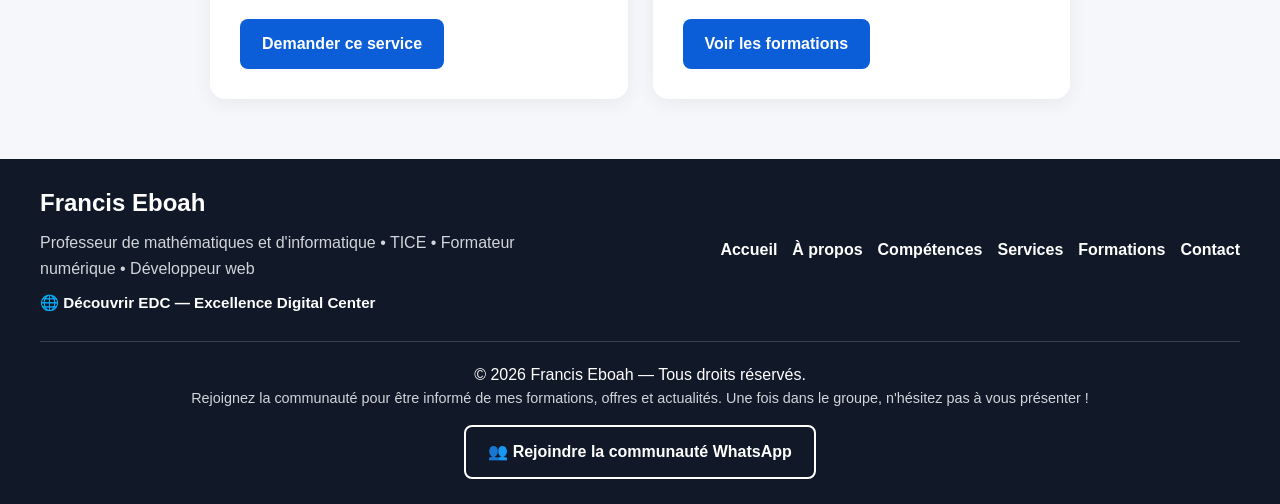
<file: services.html>
<!DOCTYPE html>
<html lang="fr">
<head>
    <meta charset="UTF-8">
    <meta name="viewport" content="width=device-width, initial-scale=1.0">

    <title>Services numériques à Korhogo &amp; Sirasso | Francis Eboah (EDC)</title>
    <meta name="description" content="Bureautique, design, développement web et mobile, formations à Korhogo et Sirasso. EDC vous accompagne en ligne ou en présentiel, dès 2 000 FCFA.">
    <link rel="canonical" href="https://franciseboah01.github.io/services.html">

    <!-- Aperçu de partage (WhatsApp, Facebook...) -->
    <meta property="og:type" content="website">
    <meta property="og:title" content="Services numériques à Korhogo & Sirasso | Francis Eboah (EDC)">
    <meta property="og:description" content="Bureautique, design, développement web et mobile, formations à Korhogo et Sirasso. EDC vous accompagne en ligne ou en présentiel, dès 2 000 FCFA.">
    <meta property="og:image" content="https://franciseboah01.github.io/assets/og-image.png">
    <meta property="og:url" content="https://franciseboah01.github.io/services.html">
    <meta property="og:locale" content="fr_FR">
    <meta name="twitter:card" content="summary_large_image">

    <!-- Données structurées Google (référencement) -->
    <script type="application/ld+json">
    {
        "@context": "https://schema.org",
        "@type": "ProfessionalService",
        "name": "Excellence Digital Center (EDC) — Francis Eboah",
        "url": "https://franciseboah01.github.io/services.html",
        "image": "https://franciseboah01.github.io/assets/og-image.png",
        "priceRange": "À partir de 2 000 FCFA",
        "address": {
            "@type": "PostalAddress",
            "addressLocality": "Sirasso",
            "addressRegion": "Korhogo",
            "addressCountry": "CI"
        },
        "areaServed": ["Korhogo", "Sirasso", "Côte d'Ivoire"],
        "telephone": "+2250748746140",
        "hasOfferCatalog": {
            "@type": "OfferCatalog",
            "name": "Services numériques",
            "itemListElement": [
                { "@type": "Offer", "itemOffered": { "@type": "Service", "name": "Bureautique", "description": "Documents, tableaux et présentations soignés." } },
                { "@type": "Offer", "itemOffered": { "@type": "Service", "name": "Digital & Design", "description": "Affiches, logos, cartes de visite, community management." } },
                { "@type": "Offer", "itemOffered": { "@type": "Service", "name": "Développement web & mobile", "description": "Sites internet, boutiques en ligne, applications mobiles." } },
                { "@type": "Offer", "itemOffered": { "@type": "Service", "name": "Formations", "description": "Formations pratiques aux outils numériques." } }
            ]
        }
    }
    </script>

    <link rel="stylesheet" href="css/style.css">
    <script src="js/main.js" defer></script>
</head>

<body>

    <!-- EN-TÊTE : injecté par js/main.js (components/header.html) -->
    <header id="site-header"></header>

    <main>

        <!-- Bandeau de titre -->
        <section class="page-header">

            <p class="welcome">MES SERVICES</p>

            <h1>Ce que je peux faire pour vous</h1>

            <p>
                Bureautique, design, création web et mobile, formations,
                en ligne ou en présentiel. Choisissez un service et
                envoyez votre demande.
            </p>

            <div class="formation-prix" style="max-width: 320px; margin: 0 auto;">
                <strong>À partir de 2 000 FCFA</strong>
                <span>selon le service demandé</span>
            </div>

        </section>

        <!-- Grille des services : 4 catégories.
             Pour ajouter un service : ajouter une ligne <li> dans la bonne liste.
             Le bouton envoie vers le formulaire de contact avec la catégorie déjà choisie
             (?service=... doit correspondre à un "value" du <select> de contact.html). -->
        <section class="services-grid">

            <!-- 1. Bureautique -->
            <article class="service-card">

                <div class="service-icon">💼</div>

                <h2>Bureautique</h2>

                <p>
                    Documents, tableaux et présentations soignés,
                    prêts à être utilisés.
                </p>

                <ul class="service-list">
                    <li>Saisie de documents</li>
                    <li>CV professionnels</li>
                    <li>Mise en page Word</li>
                    <li>Factures Excel</li>
                    <li>Tableaux de bord Excel</li>
                    <li>Présentations PowerPoint</li>
                    <li>Impression / Scan</li>
                    <li>Conversion PDF / Word</li>
                </ul>

                <a href="contact.html?service=bureautique#demande" class="btn">
                    Demander ce service
                </a>

            </article>

            <!-- 2. Digital & Design -->
            <article class="service-card">

                <div class="service-icon">🎨</div>

                <h2>Digital &amp; Design</h2>

                <p>
                    Supports visuels et présence en ligne pour faire
                    connaître votre activité.
                </p>

                <ul class="service-list">
                    <li>Création d'affiches publicitaires</li>
                    <li>Logos professionnels</li>
                    <li>Cartes de visite</li>
                    <li>Community management (gestion de pages Facebook et réseaux sociaux)</li>
                </ul>

                <a href="contact.html?service=digital#demande" class="btn">
                    Demander ce service
                </a>

            </article>

            <!-- 3. Développement web & mobile -->
            <article class="service-card">

                <div class="service-icon">💻</div>

                <h2>Développement web &amp; mobile</h2>

                <p>
                    Sites internet, boutiques et applications adaptés
                    à votre activité.
                </p>

                <ul class="service-list">
                    <li>Sites internet vitrine</li>
                    <li>Boutiques en ligne</li>
                    <li>Sites d'entreprise</li>
                    <li>Refonte de site internet</li>
                    <li>Maintenance de site web</li>
                    <li>Applications mobiles Android</li>
                    <li>Applications sur mesure pour entreprises</li>
                </ul>

                <a href="contact.html?service=web#demande" class="btn">
                    Demander ce service
                </a>

            </article>

            <!-- 4. Formations -->
            <article class="service-card">

                <div class="service-icon">🎓</div>

                <h2>Formations</h2>

                <p>
                    Des formations pratiques, en ligne ou en présentiel,
                    pour apprendre à utiliser les outils numériques.
                </p>

                <ul class="service-list">
                    <li>Bureautique (Word, Excel, PowerPoint)</li>
                    <li>Création d'applications web et mobiles</li>
                    <li>Marketing digital</li>
                    <li>Intelligence artificielle</li>
                    <li>Design graphique avec Canva</li>
                </ul>

                <a href="formations.html" class="btn">
                    Voir les formations
                </a>

            </article>

        </section>

    </main>

    <!-- PIED DE PAGE : injecté par js/main.js (components/footer.html) -->
    <footer id="site-footer"></footer>

</body>
</html>
</file>
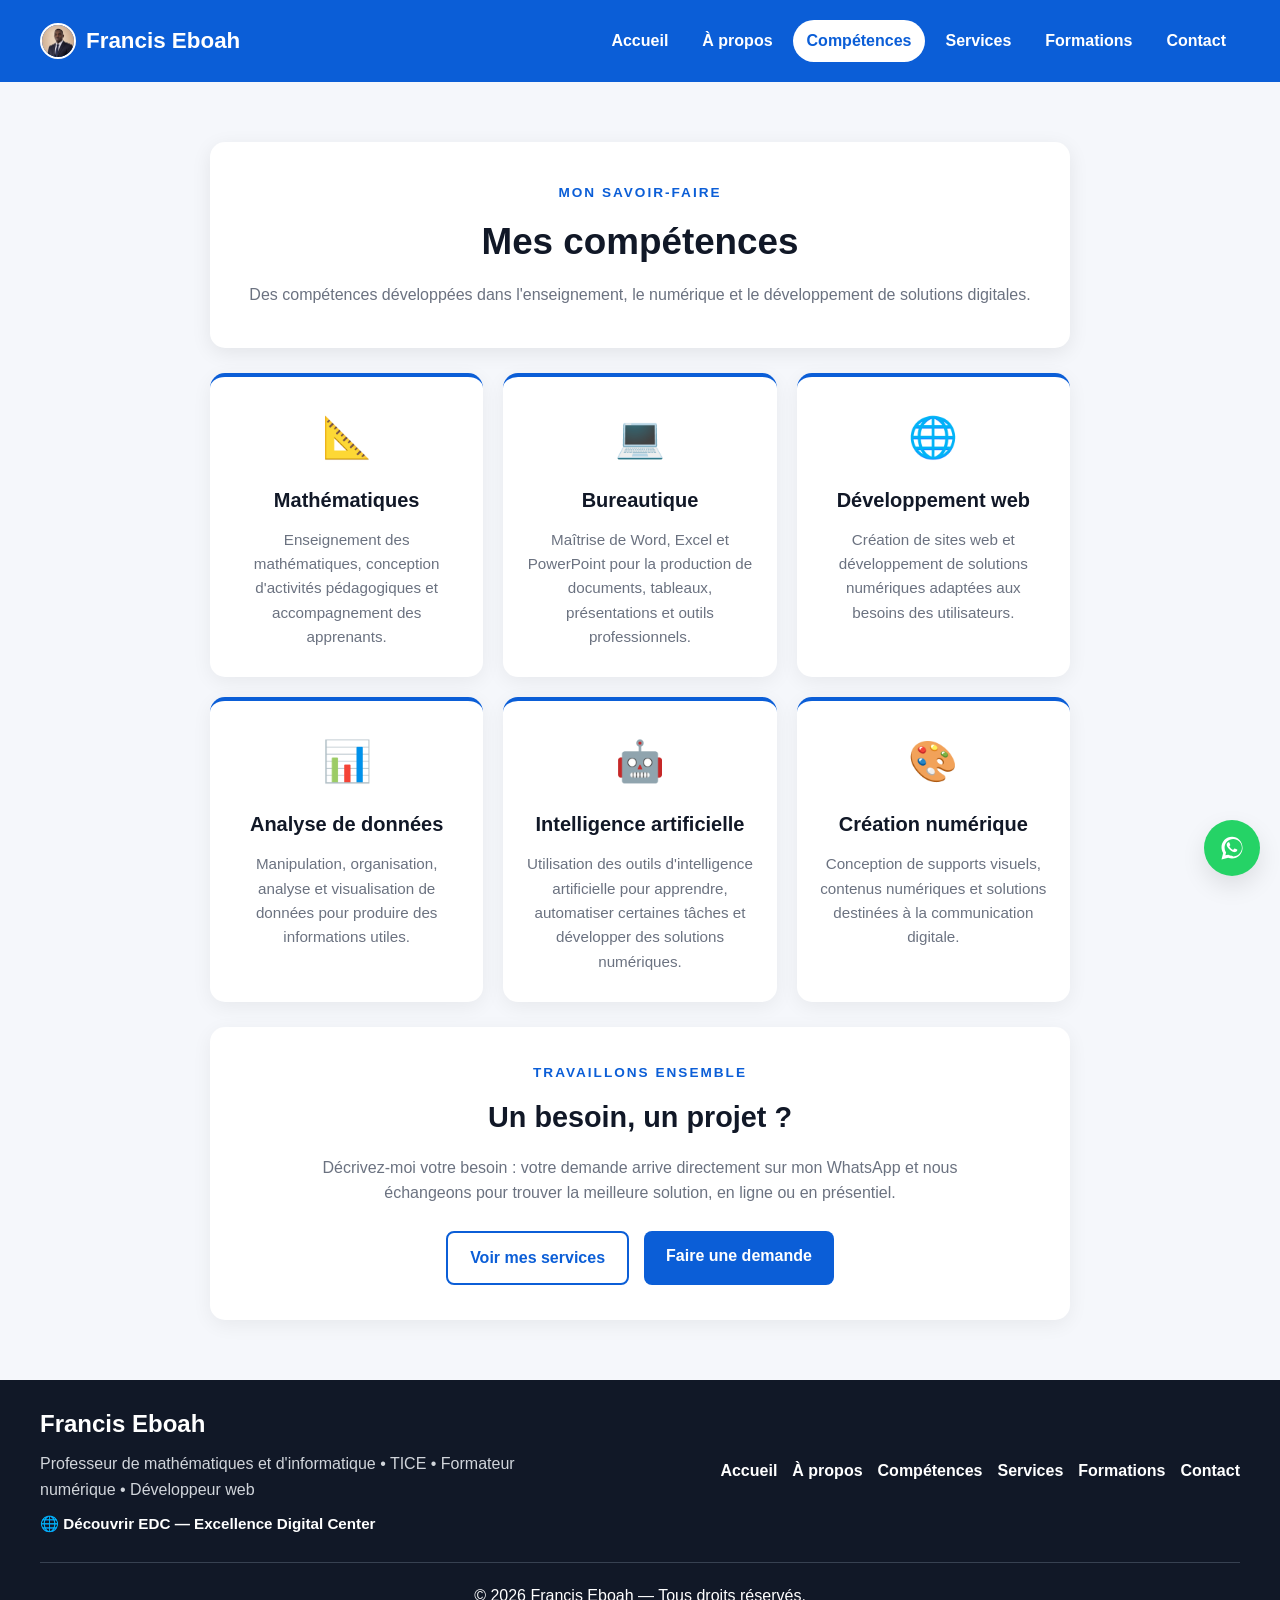
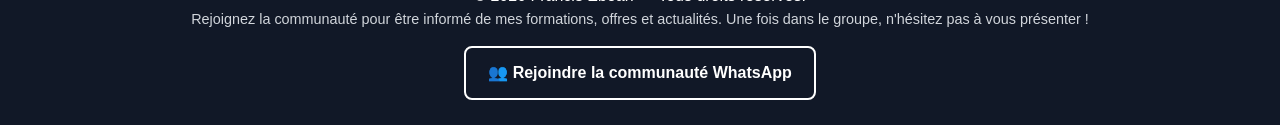
<file: skills.html>
<!DOCTYPE html>
<html lang="fr">
<head>
    <meta charset="UTF-8">
    <meta name="viewport" content="width=device-width, initial-scale=1.0">

    <title>Compétences | Francis Eboah — Korhogo, Sirasso</title>
    <meta name="description" content="Compétences de Francis Eboah à Korhogo et Sirasso : mathématiques, bureautique, développement web, analyse de données et intelligence artificielle.">
    <link rel="canonical" href="https://franciseboah01.github.io/skills.html">

    <!-- Aperçu de partage (WhatsApp, Facebook...) -->
    <meta property="og:type" content="website">
    <meta property="og:title" content="Compétences | Francis Eboah — Korhogo, Sirasso">
    <meta property="og:description" content="Compétences de Francis Eboah à Korhogo et Sirasso : mathématiques, bureautique, développement web, analyse de données et intelligence artificielle.">
    <meta property="og:image" content="https://franciseboah01.github.io/assets/og-image.png">
    <meta property="og:url" content="https://franciseboah01.github.io/skills.html">
    <meta property="og:locale" content="fr_FR">
    <meta name="twitter:card" content="summary_large_image">

    <link rel="stylesheet" href="css/style.css">
    <script src="js/main.js" defer></script>
</head>

<body>

    <!-- EN-TÊTE : injecté par js/main.js (components/header.html) -->
    <header id="site-header"></header>

    <main>

        <!-- Bandeau de titre -->
        <section class="page-header">

            <p class="welcome">MON SAVOIR-FAIRE</p>

            <h1>Mes compétences</h1>

            <p>
                Des compétences développées dans l'enseignement,
                le numérique et le développement de solutions digitales.
            </p>

        </section>

        <!-- Grille des compétences.
             Pour en ajouter une : copier un bloc <div class="skill-card"> -->
        <section class="skills-grid">

            <div class="skill-card">

                <div class="skill-icon">📐</div>

                <h2>Mathématiques</h2>

                <p>
                    Enseignement des mathématiques, conception
                    d'activités pédagogiques et accompagnement des apprenants.
                </p>

            </div>

            <div class="skill-card">

                <div class="skill-icon">💻</div>

                <h2>Bureautique</h2>

                <p>
                    Maîtrise de Word, Excel et PowerPoint pour la
                    production de documents, tableaux, présentations
                    et outils professionnels.
                </p>

            </div>

            <div class="skill-card">

                <div class="skill-icon">🌐</div>

                <h2>Développement web</h2>

                <p>
                    Création de sites web et développement de solutions
                    numériques adaptées aux besoins des utilisateurs.
                </p>

            </div>

            <div class="skill-card">

                <div class="skill-icon">📊</div>

                <h2>Analyse de données</h2>

                <p>
                    Manipulation, organisation, analyse et visualisation
                    de données pour produire des informations utiles.
                </p>

            </div>

            <div class="skill-card">

                <div class="skill-icon">🤖</div>

                <h2>Intelligence artificielle</h2>

                <p>
                    Utilisation des outils d'intelligence artificielle
                    pour apprendre, automatiser certaines tâches
                    et développer des solutions numériques.
                </p>

            </div>

            <div class="skill-card">

                <div class="skill-icon">🎨</div>

                <h2>Création numérique</h2>

                <p>
                    Conception de supports visuels, contenus numériques
                    et solutions destinées à la communication digitale.
                </p>

            </div>

        </section>

        <!-- ================= APPEL À L'ACTION =================
             On réutilise le style .home-about (carte centrée) de la page d'accueil. -->
        <section class="home-about">

            <p class="welcome">TRAVAILLONS ENSEMBLE</p>

            <h2>Un besoin, un projet ?</h2>

            <p>
                Décrivez-moi votre besoin : votre demande arrive directement
                sur mon WhatsApp et nous échangeons pour trouver la
                meilleure solution, en ligne ou en présentiel.
            </p>

            <div class="hero-buttons">

                <a href="services.html" class="btn btn-secondary">
                    Voir mes services
                </a>

                <a href="contact.html#demande" class="btn">
                    Faire une demande
                </a>

            </div>

        </section>

    </main>

    <!-- PIED DE PAGE : injecté par js/main.js (components/footer.html) -->
    <footer id="site-footer"></footer>

</body>
</html>
</file>
<file: css/style.css>
/* ==========================================================================
   style.css — Feuille de style UNIQUE du portfolio de Francis Eboah

   ORGANISATION
     1.  Variables (couleurs, ombres)      -> pour changer le thème, modifier ICI
     2.  Base (reset, body, main)
     3.  En-tête et navigation
     4.  Boutons
     5.  Page d'accueil
     6.  Pages intérieures (bandeau + cartes)
     7.  Compétences / Services / Contact
     8.  Formulaire de service (NOUVEAU)
     9.  Pied de page
     10. Responsive téléphone  ->  TOUJOURS EN DERNIER (voir explication)

   POURQUOI LE RESPONSIVE EST À LA FIN ?
   En CSS, à spécificité égale, la règle écrite EN DERNIER gagne.
   Dans l'ancienne version, le bloc @media était au début du fichier : ses
   règles étaient donc écrasées par les règles de base écrites après lui
   (les grilles restaient sur plusieurs colonnes sur téléphone).
   ========================================================================== */


/* ==========================================================================
   1. VARIABLES
   Utilisation : color: var(--bleu);
   ========================================================================== */
:root {
    /* Couleurs principales */
    --bleu: #0b5ed7;
    --bleu-fonce: #084298;        /* survol des boutons */
    --bleu-pale: #eaf2ff;         /* fond des étiquettes projet */
    --bleu-nav-survol: #dbeafe;   /* survol du menu (sur fond bleu) */
    --bleu-pied-survol: #93c5fd;  /* survol des liens du pied de page */

    /* Textes */
    --texte: #1f2937;
    --titre: #111827;
    --texte-moyen: #4b5563;
    --texte-clair: #6b7280;

    /* Fonds */
    --fond: #f5f7fb;
    --blanc: #ffffff;
    --pied: #111827;
    --pied-texte: #d1d5db;
    --pied-bordure: #374151;

    /* WhatsApp */
    --whatsapp: #25d366;
    --whatsapp-fonce: #1ebe5d;

    /* Ombres */
    --ombre-hero: 0 5px 20px rgba(0, 0, 0, 0.08);
    --ombre-carte: 0 5px 20px rgba(0, 0, 0, 0.06);
    --ombre-survol: 0 10px 25px rgba(0, 0, 0, 0.10);
}


/* ==========================================================================
   2. BASE
   ========================================================================== */

/* Remise à zéro : supprime les marges par défaut du navigateur */
* {
    margin: 0;
    padding: 0;
    box-sizing: border-box;
}

/* Défilement fluide vers les ancres (ex. contact.html#demande) */
html {
    scroll-behavior: smooth;
}

/* L'en-tête étant fixe, on décale les ancres pour qu'il ne cache pas le titre */
section[id] {
    scroll-margin-top: 90px;
}

body {
    font-family: Arial, sans-serif;
    background: var(--fond);
    color: var(--texte);
    line-height: 1.6;
}

/* Conteneur central : toutes les pages y placent leur contenu */
main {
    max-width: 900px;
    margin: 40px auto;
    padding: 20px;
}


/* ==========================================================================
   3. EN-TÊTE ET NAVIGATION
   Le HTML de la navigation est dans components/header.html
   ========================================================================== */
header {
    background: var(--bleu);
    color: white;
    padding: 20px;
    text-align: center;

    /* EN-TÊTE FIXE : reste collé en haut de l'écran pendant le défilement */
    position: sticky;
    top: 0;
    z-index: 1000;   /* passe au-dessus du contenu de la page */
    transition: padding 0.3s, box-shadow 0.3s;
}

/* Classe ajoutée par main.js dès que l'on descend dans la page :
   en-tête plus compact + ombre pour le détacher du contenu */
header.scrolled {
    padding: 10px 20px;
    box-shadow: 0 4px 15px rgba(0, 0, 0, 0.25);
}

/* Réserve la hauteur UNIQUEMENT tant que le header n'est pas chargé
   (:empty = aucun contenu) -> évite que la page "saute" au chargement */
#site-header:empty {
    min-height: 76px;
}

.navbar {
    display: flex;
    justify-content: space-between;
    align-items: center;
    gap: 20px;
    max-width: 1200px;
    margin: auto;
}

.logo {
    display: flex;
    align-items: center;
    gap: 10px;
    color: white;
    text-decoration: none;
    font-size: 1.4rem;
    font-weight: bold;
}

/* Photo de profil utilisée comme logo, à côté du nom */
.logo-photo {
    width: 36px;
    height: 36px;
    object-fit: cover;
    object-position: center top;
    border-radius: 50%;
    border: 2px solid white;
    flex-shrink: 0;             /* ne rétrécit jamais, même si "Francis Eboah" est long */
}

.nav-links {
    display: flex;
    flex-wrap: wrap;
    justify-content: center;
    gap: 6px;
}

/* Chaque lien = une "pilule" arrondie */
.nav-links a {
    color: white;
    text-decoration: none;
    font-weight: bold;
    padding: 8px 14px;
    border-radius: 999px;
    transition: background 0.3s, color 0.3s;
}

/* Survol : fond blanc translucide */
.nav-links a:hover {
    background: rgba(255, 255, 255, 0.18);
}

/* Page courante (classe ajoutée automatiquement par main.js) :
   pilule blanche, texte bleu */
.nav-links a.active {
    background: white;
    color: var(--bleu);
}

/* Contour visible quand on navigue au clavier (accessibilité) */
.logo:focus-visible,
.nav-links a:focus-visible,
.menu-toggle:focus-visible {
    outline: 3px solid white;
    outline-offset: 2px;
}

/* Bouton "hamburger" : caché sur ordinateur, affiché sur téléphone (section 10) */
.menu-toggle {
    display: none;
    background: transparent;
    color: white;
    border: 2px solid white;
    border-radius: 8px;
    font-size: 1.4rem;
    line-height: 1;
    padding: 4px 10px;
    cursor: pointer;
}

/* Barre de navigation du bas (style application) : cachée sur ordinateur,
   affichée uniquement sur téléphone (voir section 10). Chargée depuis
   components/bottom-nav.html par js/main.js. */
.bottom-nav {
    display: none;
}

/* Bouton WhatsApp flottant, ajouté par main.js sur toutes les pages.
   z-index 998 : sous le header/la barre du bas (1000) mais au-dessus
   du reste du contenu. Remonte au-dessus de la barre du bas sur mobile
   (voir media query, section 10). */
.whatsapp-flottant {
    position: fixed;
    right: 20px;
    bottom: 24px;
    width: 56px;
    height: 56px;
    background: var(--whatsapp);
    border-radius: 50%;
    display: flex;
    align-items: center;
    justify-content: center;
    box-shadow: var(--ombre-survol);
    z-index: 998;
    transition: transform 0.15s, background 0.15s;
}

.whatsapp-flottant:hover,
.whatsapp-flottant:focus-visible {
    background: var(--whatsapp-fonce);
    transform: scale(1.06);
}

.whatsapp-flottant svg {
    width: 28px;
    height: 28px;
    fill: white;
}


/* ==========================================================================
   4. BOUTONS
   ========================================================================== */
.btn {
    display: inline-block;
    background: var(--bleu);
    color: white;
    padding: 12px 22px;
    border-radius: 8px;
    text-decoration: none;
    font-weight: bold;
    border: none;
    font-size: 1rem;
    font-family: inherit;
    cursor: pointer;
}

.btn:hover {
    background: var(--bleu-fonce);
}

/* Variante : bouton à contour */
.btn-secondary {
    background: transparent;
    color: var(--bleu);
    border: 2px solid var(--bleu);
}

.btn-secondary:hover {
    background: var(--bleu);
    color: white;
}

/* Variante : bouton WhatsApp */
.btn-whatsapp {
    background: var(--whatsapp);
    color: white;
}

.btn-whatsapp:hover {
    background: var(--whatsapp-fonce);
}

/* Variante : bouton communauté (contour WhatsApp, sur fond clair ou bleu) */
.btn-communaute {
    background: transparent;
    color: var(--whatsapp);
    border: 2px solid var(--whatsapp);
}

.btn-communaute:hover {
    background: var(--whatsapp);
    color: white;
}

/* Sur le pied de page (fond sombre), le contour doit rester lisible */
.footer-bottom .btn-communaute {
    color: white;
    border-color: white;
    margin-top: 15px;
}

.footer-bottom .btn-communaute:hover {
    background: var(--whatsapp);
    border-color: var(--whatsapp);
}


/* ==========================================================================
   5. PAGE D'ACCUEIL
   ========================================================================== */

/* Petit texte en majuscules au-dessus des titres */
.welcome {
    color: var(--bleu);
    font-size: 0.85rem;
    font-weight: bold;
    letter-spacing: 2px;
    margin-bottom: 10px;
}

/* --- Bloc principal (hero) --- */
.hero {
    background: white;
    padding: 40px 25px;
    border-radius: 15px;
    text-align: center;
    box-shadow: var(--ombre-hero);
}

.hero h1 {
    font-size: 2.5rem;
    color: var(--titre);
    margin-bottom: 10px;
}

.hero h3 {
    font-size: 1.1rem;
    color: var(--texte-moyen);
    margin-bottom: 20px;
}

.hero p {
    margin-bottom: 20px;
}

.intro {
    max-width: 650px;
    margin: 0 auto 25px;
    color: var(--texte-clair);
    font-size: 1.05rem;
}

.profile-photo {
    width: 180px;
    height: 180px;
    object-fit: cover;
    object-position: center top;   /* garde le haut du visage dans le cadre */
    border-radius: 50%;
    display: block;
    margin: 0 auto 25px;
    border: 5px solid var(--bleu);
}

.hero-buttons {
    display: flex;
    justify-content: center;
    gap: 15px;
    flex-wrap: wrap;
}

/* --- Section "Mon parcours" --- */
.home-about {
    background: white;
    padding: 35px 30px;
    margin-top: 25px;
    border-radius: 15px;
    text-align: center;
    box-shadow: var(--ombre-carte);
}

.home-about h2 {
    color: var(--titre);
    font-size: 1.8rem;
    margin-bottom: 15px;
}

.home-about p:not(.welcome) {
    max-width: 700px;
    margin: 0 auto 25px;
    color: var(--texte-clair);
}

/* --- Section "Compétences clés" --- */
.home-skills {
    background: white;
    padding: 35px 30px;
    margin-top: 25px;
    border-radius: 15px;
    text-align: center;
    box-shadow: var(--ombre-carte);
}

.home-skills h2 {
    color: var(--titre);
    font-size: 1.8rem;
    margin-bottom: 25px;
}

.home-skills-grid {
    display: grid;
    grid-template-columns: repeat(4, 1fr);
    gap: 15px;
    margin-bottom: 25px;
}

.home-skill {
    padding: 20px 10px;
    background: var(--fond);
    border-radius: 12px;
    transition: transform 0.3s;
}

.home-skill:hover {
    transform: translateY(-4px);
}

.home-skill span {
    display: block;
    font-size: 2rem;
    margin-bottom: 8px;
}

.home-skill h3 {
    color: var(--titre);
    font-size: 0.95rem;
}

/* --- Section "Témoignages" --- */
.home-testimonials {
    background: white;
    padding: 35px 30px;
    margin-top: 25px;
    border-radius: 15px;
    text-align: center;
    box-shadow: var(--ombre-carte);
}

.home-testimonials h2 {
    color: var(--titre);
    font-size: 1.8rem;
    margin-bottom: 25px;
}

.testimonials-grid {
    display: grid;
    grid-template-columns: repeat(3, 1fr);
    gap: 20px;
}

/* Sous-titre de groupe ("Témoignages sur les formations" / "...services") */
.testimonials-subtitle {
    color: var(--bleu);
    font-size: 0.95rem;
    font-weight: bold;
    letter-spacing: 1px;
    text-transform: uppercase;
    text-align: left;
    margin: 30px 0 15px;
}

.testimonials-grid + .testimonials-subtitle {
    margin-top: 35px;
}

.testimonial-card {
    background: var(--fond);
    padding: 25px 20px;
    border-radius: 12px;
    text-align: left;
    display: flex;
    flex-direction: column;
}

/* Étoiles : lettres "★" pleines, en doré */
.testimonial-stars {
    color: #f59e0b;
    letter-spacing: 2px;
    margin-bottom: 12px;
}

.testimonial-quote {
    color: var(--texte-moyen);
    font-style: italic;
    margin-bottom: 15px;
    flex-grow: 1;               /* pousse le nom vers le bas, cartes alignées */
}

.testimonial-author {
    font-weight: bold;
    color: var(--titre);
    font-size: 0.95rem;
}

.testimonial-author span {
    display: block;
    font-weight: normal;
    color: var(--texte-clair);
    font-size: 0.85rem;
}


/* --- Section "Mes services" (aperçu) --- */
.home-services {
    background: white;
    padding: 35px 30px;
    margin-top: 25px;
    border-radius: 15px;
    text-align: center;
    box-shadow: var(--ombre-carte);
}

.home-services h2 {
    color: var(--titre);
    font-size: 1.8rem;
    margin-bottom: 25px;
}

.home-services-grid {
    display: grid;
    grid-template-columns: repeat(4, 1fr);
    gap: 15px;
    margin-bottom: 25px;
}

.home-service {
    padding: 25px 12px;
    background: var(--fond);
    border-radius: 12px;
    transition: transform 0.3s;
}

.home-service:hover {
    transform: translateY(-4px);
}

.home-service span {
    display: block;
    font-size: 2.2rem;
    margin-bottom: 12px;
}

.home-service h3 {
    color: var(--titre);
    font-size: 0.95rem;
    margin-bottom: 6px;
}

.home-service p {
    color: var(--texte-clair);
    font-size: 0.85rem;
}


/* ==========================================================================
   6. PAGES INTÉRIEURES (À propos, Compétences, Projets, Contact)
   ========================================================================== */

/* Bandeau de titre en haut de chaque page */
.page-header {
    background: white;
    padding: 40px 25px;
    border-radius: 15px;
    text-align: center;
    margin-bottom: 25px;
    box-shadow: var(--ombre-hero);
}

.page-header h1 {
    font-size: 2.3rem;
    color: var(--titre);
    margin-bottom: 10px;
}

.page-header p {
    margin-bottom: 10px;
}

.page-header p:last-child {
    color: var(--texte-clair);
    margin-bottom: 0;
}

/* Carte de contenu (page À propos, formulaire...) */
.content-card {
    background: white;
    padding: 30px;
    border-radius: 15px;
    margin-bottom: 25px;
    box-shadow: var(--ombre-carte);
}

.content-card h2 {
    color: var(--bleu);
    margin-bottom: 18px;
}

.content-card p {
    color: var(--texte-moyen);
    margin-bottom: 15px;
}

/* Grille des domaines d'activité (page À propos) */
.info-grid {
    display: grid;
    grid-template-columns: repeat(2, 1fr);
    gap: 20px;
}

.info-item {
    padding: 20px;
    background: var(--fond);
    border-radius: 12px;
    border-left: 4px solid var(--bleu);
}

.info-item h3 {
    color: var(--titre);
    margin-bottom: 8px;
}

.info-item p {
    margin-bottom: 0;
    font-size: 0.95rem;
}

/* --- Chiffre clé (ex. "+150 personnes formées", page À propos) --- */
.stat {
    text-align: center;
    margin: 5px 0 25px;
}

.stat strong {
    display: block;
    font-size: 3.2rem;
    line-height: 1.1;
    color: var(--bleu);
}

.stat span {
    font-weight: bold;
    color: var(--texte-moyen);
}

/* --- Bannières défilantes 16:9 (page À propos) -------------------------
   Défilement AUTOMATIQUE, en CSS pur (aucun JavaScript), de la droite
   vers la gauche, en boucle continue.

   LE PROBLÈME QU'ON CORRIGE ICI
   La version précédente utilisait :
       .banniere-track { width: max-content; }
       .banniere       { flex: 0 0 92vw; max-width: 500px; }
   Or le "92vw" d'un flex-item peut dépasser la largeur RÉELLE de la carte
   (sur téléphone : 92 % de l'écran + marges de main + padding de
   .content-card = débordement). En plus, "gap: 15px" sur le ruban fausse
   le calcul de translateX(-50%) (5 espaces pour 6 images au lieu de 6) :
   la boucle saute à chaque tour.

   LA CORRECTION
   On donne au ruban une largeur EXPLICITE (multiple entier de la fenêtre
   visible), et chaque bannière une fraction exacte de cette largeur :
       --nb-bannieres : nombre TOTAL de figures (3 réelles + 3 copies = 6)
       track : width = 100% × --nb-bannieres
       banniere : flex-basis = 100% / --nb-bannieres
   Résultat : chaque bannière = 100 % de la largeur VISIBLE de la carte,
   quelle que soit la taille de l'écran.

   BOUCLE SANS SAUT
   On a supprimé le "gap: 15px" (qui faussait le calcul) : l'espacement
   est maintenant à l'intérieur de chaque bannière via
   "padding-right: 15px", avec box-sizing: border-box (global).
   Le ruban vaut 6 × 100 %, sa moitié vaut 3 × 100 % : au moment où on a
   glissé de -50 %, l'image 4 (= copie de la 1) est pile à la place de
   la 1. Boucle parfaite.

   VITESSE : 9s pour un tour complet (= 3 bannières × 3 s).
   Pour ralentir : 15s. Pour accélérer : 6s.
   ------------------------------------------------------------------------- */
.banniere-defilante {
    width: 100%;
    overflow: hidden;           /* cache tout ce qui dépasse de la fenêtre */
    padding-bottom: 10px;
}

.banniere-track {
    display: flex;

    /* Nombre TOTAL de figures dans le ruban.
       3 images réelles + 3 copies identiques = 6.
       Si tu ajoutes/retires une image dans about.html, mets à jour ce
       nombre (et duplique/retire la copie correspondante). */
    --nb-bannieres: 6;

    /* Largeur explicite = 100 % × le nombre de figures.
       C'est cette largeur qui sert de référence à translateX(-50%). */
    width: calc(100% * var(--nb-bannieres));

    animation: defilement-banniere 9s linear infinite;
}

/* Sur pause au survol / au doigt maintenu : permet de lire une légende */
.banniere-defilante:hover .banniere-track,
.banniere-track:active {
    animation-play-state: paused;
}

.banniere {
    /* Chaque bannière occupe exactement 1/N du ruban, soit 100 % de la
       largeur visible de .banniere-defilante. */
    flex: 0 0 calc(100% / var(--nb-bannieres));
    margin: 0;

    /* L'espace ENTRE les bannières est mis ici (à la place du "gap" du
       ruban) : chaque bannière reste strictement de la même largeur,
       padding compris, ce qui garantit une boucle sans saut. */
    padding-right: 15px;
}

.banniere img {
    display: block;
    width: 100%;
    height: auto;
    aspect-ratio: 16 / 9;       /* force le format bannière 16:9 */
    /* "contain" affiche la photo ENTIÈRE, quitte à laisser une fine bande
       de couleur si l'original n'est pas parfaitement 16:9. "cover"
       recadrerait et couperait les bords : à éviter ici. */
    object-fit: contain;
    background: var(--fond);
    border-radius: 12px;
    box-shadow: var(--ombre-carte);
}

.banniere figcaption {
    margin-top: 8px;
    font-size: 0.9rem;
    color: var(--texte-clair);
    text-align: center;
}

@keyframes defilement-banniere {
    from {
        transform: translateX(0);
    }
    to {
        /* -50% de la largeur du ruban = les 3 images réelles.
           Ne pas mettre -100% : on reviendrait au point de départ AVANT
           d'avoir vu les copies, et la boucle sauterait. */
        transform: translateX(-50%);
    }
}

/* Confort et accessibilité : si la personne a demandé au système de
   réduire les animations, on coupe le défilement automatique et on
   laisse le glissement manuel au doigt / à la souris. */
@media (prefers-reduced-motion: reduce) {
    .banniere-track {
        animation: none;
    }

    /* On déplace l'ascenseur horizontal sur la fenêtre visible
       (et non sur le ruban) pour que le doigt puisse balayer. */
    .banniere-defilante {
        overflow-x: auto;
        scroll-snap-type: x mandatory;
        -webkit-overflow-scrolling: touch;
    }

    .banniere {
        scroll-snap-align: start;
    }
}


/* ==========================================================================
   7. COMPÉTENCES / SERVICES / CONTACT
   ========================================================================== */

/* --- Compétences --- */
.skills-grid {
    display: grid;
    grid-template-columns: repeat(3, 1fr);
    gap: 20px;
    margin-top: 25px;
}

.skill-card {
    background: white;
    padding: 28px 22px;
    border-radius: 15px;
    text-align: center;
    box-shadow: var(--ombre-carte);
    border-top: 4px solid var(--bleu);
    transition: transform 0.3s, box-shadow 0.3s;
}

.skill-card:hover {
    transform: translateY(-5px);
    box-shadow: var(--ombre-survol);
}

.skill-icon {
    font-size: 2.5rem;
    margin-bottom: 15px;
}

.skill-card h2 {
    color: var(--titre);
    font-size: 1.25rem;
    margin-bottom: 12px;
}

.skill-card p {
    color: var(--texte-clair);
    font-size: 0.95rem;
}

/* --- Services (page services.html) ---
   4 cartes (une par catégorie). Chaque carte : icône, titre, phrase,
   liste de services cochés et bouton "Demander ce service". */
.services-grid {
    display: grid;
    grid-template-columns: repeat(2, 1fr);
    gap: 25px;
    margin-top: 25px;
}

.service-card {
    background: white;
    padding: 30px;
    border-radius: 15px;
    box-shadow: var(--ombre-carte);
    border-top: 4px solid var(--bleu);
    display: flex;              /* permet d'aligner les boutons en bas des cartes */
    flex-direction: column;
    transition: transform 0.3s, box-shadow 0.3s;
}

.service-card:hover {
    transform: translateY(-5px);
    box-shadow: var(--ombre-survol);
}

.service-icon {
    font-size: 2.5rem;
    margin-bottom: 15px;
}

.service-card h2 {
    color: var(--titre);
    margin-bottom: 10px;
}

.service-card > p {
    color: var(--texte-clair);
    margin-bottom: 18px;
}

/* Liste des services : puces remplacées par des ✓ bleus */
.service-list {
    list-style: none;
    margin-bottom: 22px;
    flex-grow: 1;               /* pousse le bouton vers le bas de la carte */
}

.service-list li {
    position: relative;
    padding-left: 26px;
    margin-bottom: 8px;
    color: var(--texte-moyen);
}

.service-list li::before {
    content: "✓";
    position: absolute;
    left: 0;
    color: var(--bleu);
    font-weight: bold;
}

.service-card .btn {
    align-self: flex-start;
}

/* --- Formations (page formations.html) ---
   Chaque session (Enseignants / Particuliers) est une .content-card classique,
   avec un ou plusieurs blocs .formation-prix au-dessus du formulaire. */
.formation-prix {
    display: flex;
    align-items: baseline;
    gap: 10px;
    flex-wrap: wrap;
    background: var(--bleu-pale);
    color: var(--bleu-fonce);
    padding: 14px 18px;
    border-radius: 10px;
    margin-bottom: 15px;
}

.formation-prix strong {
    font-size: 1.4rem;
}

.formation-prix span {
    color: var(--texte-moyen);
    font-size: 0.9rem;
}

/* Cases à cocher / boutons radio des formulaires de formation */
.form-checkboxes {
    display: flex;
    flex-direction: column;
    gap: 10px;
    margin-top: 8px;
}

.form-checkbox {
    display: flex;
    align-items: center;
    gap: 10px;
    padding: 12px 14px;
    background: var(--fond);
    border-radius: 8px;
    font-weight: normal;        /* annule le gras hérité de "label" */
    cursor: pointer;
}

.form-checkbox input {
    width: 18px;
    height: 18px;
    accent-color: var(--bleu);  /* colore la case/le rond cochés en bleu */
    flex-shrink: 0;
}

/* Message d'erreur affiché par main.js si aucune formation n'est cochée */
.form-erreur {
    color: #b91c1c;
    font-size: 0.9rem;
    margin-top: 8px;
}

/* Cartes détaillées des formations (formations.html).
   Structure : .formation-item-header (case + titre, alignés sur une ligne)
   puis .formation-item-details (objectif + programme) en dessous. */
.formations-list {
    display: flex;
    flex-direction: column;
    gap: 14px;
    margin-top: 8px;
}

.formation-item {
    background: var(--fond);
    border-radius: 10px;
    padding: 14px 16px;
    border: 2px solid transparent;
    transition: border-color 0.15s, background 0.15s;
}

/* Mise en valeur quand la case est cochée (classe ajoutée par main.js,
   plus fiable sur tous les navigateurs que le sélecteur CSS :has). */
.formation-item.est-cochee {
    border-color: var(--bleu);
    background: var(--bleu-pale);
}

/* Ligne d'en-tête : case + titre à gauche (.formation-item-check),
   bouton "Voir le programme" à droite (.formation-item-toggle). Les
   détails (.formation-item-details) sont repliés par défaut pour éviter
   un défilement trop long : main.js ajoute la classe "ouverte" au clic
   sur le bouton. */
.formation-item-header {
    display: flex;
    flex-wrap: wrap;
    align-items: flex-start;
    gap: 8px 12px;
}

.formation-item-check {
    display: flex;
    align-items: flex-start;
    gap: 12px;
    flex: 1 1 200px;        /* passe sur sa propre ligne si trop à l'étroit */
    min-width: 0;
    font-weight: normal;    /* annule le gras hérité de "label" */
    cursor: pointer;
}

.formation-item-check input[type="checkbox"] {
    width: 22px;
    height: 22px;
    margin-top: 2px;
    accent-color: var(--bleu);
    flex-shrink: 0;         /* la case garde sa taille, ne se compresse jamais */
    cursor: pointer;
}

.formation-item-title {
    font-weight: bold;
    color: var(--titre);
    font-size: 1.02rem;
    line-height: 1.3;
}

.formation-item-toggle {
    display: flex;
    align-items: center;
    gap: 4px;
    flex-shrink: 0;
    margin-left: auto;      /* reste aligné à droite, même si replié sur sa propre ligne */
    background: none;
    border: none;
    color: var(--bleu);
    font-size: 0.85rem;
    font-weight: 600;
    cursor: pointer;
    padding: 2px 0;
    white-space: nowrap;
}

.formation-item-toggle .chevron {
    display: inline-block;
    transition: transform 0.2s;
}

.formation-item.ouverte .formation-item-toggle .chevron {
    transform: rotate(180deg);
}

.formation-item-details {
    display: none;
    margin-top: 10px;
    padding-left: 34px;    /* aligné sous le titre, pas sous la case */
}

.formation-item.ouverte .formation-item-details {
    display: block;
}

.formation-item-objectif {
    color: var(--texte-moyen);
    font-size: 0.92rem;
    margin-bottom: 8px;
}

.formation-item-programme-titre {
    font-weight: 600;
    color: var(--titre);
    font-size: 0.9rem;
    margin-bottom: 4px;
}

.formation-item-programme {
    margin: 0;
    padding-left: 18px;
    color: var(--texte-moyen);
    font-size: 0.88rem;
    line-height: 1.55;
}

.formation-item-programme li {
    margin-bottom: 3px;
}

@media (max-width: 480px) {
    .formation-item-details {
        padding-left: 0;   /* plus de place sur petit écran : pleine largeur */
    }
}

/* --- Contact --- */
.contact-grid {
    display: grid;
    grid-template-columns: repeat(3, 1fr);
    gap: 25px;
    margin-top: 25px;
    margin-bottom: 25px;   /* espace avant le formulaire (ajouté) */
}

.contact-card {
    background: white;
    padding: 30px 22px;
    border-radius: 15px;
    text-align: center;
    box-shadow: var(--ombre-carte);
    border-top: 4px solid var(--bleu);
}

.contact-icon {
    font-size: 2.5rem;
    margin-bottom: 15px;
}

.contact-card h2 {
    color: var(--titre);
    margin-bottom: 10px;
}

.contact-card p {
    color: var(--texte-clair);
    margin-bottom: 20px;
}

.contact-card .btn {
    margin-top: 5px;
}


/* ==========================================================================
   8. FORMULAIRE DE SERVICE (NOUVEAU)
   Utilisé dans contact.html ; logique dans js/main.js
   ========================================================================== */
.form-group {
    margin-bottom: 18px;
}

.form-group label {
    display: block;
    font-weight: bold;
    color: var(--titre);
    margin-bottom: 6px;
}

.form-group input,
.form-group select,
.form-group textarea {
    width: 100%;
    padding: 12px 14px;
    font-family: inherit;
    font-size: 1rem;
    color: var(--texte);
    background: var(--fond);
    border: 2px solid transparent;
    border-radius: 8px;
}

.form-group textarea {
    min-height: 130px;
    resize: vertical;
}

/* Contour visible au clavier / au toucher : important pour l'accessibilité */
.form-group input:focus,
.form-group select:focus,
.form-group textarea:focus {
    outline: none;
    border-color: var(--bleu);
    background: white;
}

.form-note {
    font-size: 0.9rem;
    color: var(--texte-clair);
    margin-top: 12px;
    margin-bottom: 0;
}


/* ==========================================================================
   9. PIED DE PAGE
   Le HTML est dans components/footer.html
   ========================================================================== */
footer {
    text-align: center;
    padding: 25px;
    margin-top: 40px;
    background: var(--pied);
    color: white;
}

.footer-content {
    max-width: 1200px;
    margin: auto;
    display: flex;
    justify-content: space-between;
    align-items: center;
    gap: 30px;
}

.footer-brand {
    text-align: left;
}

.footer-brand h2 {
    margin-bottom: 8px;
}

.footer-brand p {
    color: var(--pied-texte);
    max-width: 500px;
}

/* Lien vers EDC, sous la bio du pied de page */
.footer-edc-link {
    display: inline-block;
    margin-top: 10px;
    color: white;
    font-weight: bold;
    text-decoration: none;
    font-size: 0.95rem;
}

.footer-edc-link:hover {
    color: var(--bleu-pied-survol);
    text-decoration: underline;
}

.footer-links {
    display: flex;
    flex-wrap: wrap;
    justify-content: center;
    gap: 15px;
}

.footer-links a {
    color: white;
    text-decoration: none;
    font-weight: bold;
}

.footer-links a:hover {
    color: var(--bleu-pied-survol);
}

.footer-bottom {
    max-width: 1200px;
    margin: 25px auto 0;
    padding-top: 20px;
    border-top: 1px solid var(--pied-bordure);
    text-align: center;
}

.footer-bottom p {
    margin: 0;
}


/* ==========================================================================
   10. RESPONSIVE — TÉLÉPHONES (écrans de 700px de large ou moins)
   ⚠ Ce bloc doit rester LE DERNIER du fichier.
   Tout nouveau style "téléphone" s'ajoute ici.
   ========================================================================== */
@media (max-width: 700px) {

    /* --- Navigation : logo + bouton hamburger, menu déroulant --- */
    header {
        padding: 12px 16px;       /* en-tête plus fin sur téléphone */
    }

    header.scrolled {
        padding: 8px 16px;
    }

    .logo {
        font-size: 1.2rem;
        gap: 8px;
    }

    .logo-photo {
        width: 30px;
        height: 30px;
    }

    .navbar {
        flex-wrap: wrap;
        gap: 12px;
    }

    .menu-toggle {
        display: block;
    }

    .nav-links {
        display: none;            /* caché tant que le bouton n'est pas touché */
        width: 100%;
        flex-direction: column;
        align-items: stretch;
        gap: 6px;
        /* Si l'écran est petit, le menu défile au lieu de dépasser */
        max-height: calc(100vh - 90px);
        overflow-y: auto;
    }

    .nav-links.open {
        display: flex;            /* classe ajoutée/retirée par main.js */
    }

    .nav-links a {
        text-align: center;
        font-size: 1rem;
        padding: 12px 8px;
        border-radius: 10px;
    }

    /* --- Accueil --- */
    .hero {
        padding: 30px 18px;
    }

    .hero h1 {
        font-size: 2rem;
    }

    .hero h3 {
        font-size: 1rem;
    }

    .intro {
        font-size: 0.95rem;
    }

    .profile-photo {
        width: 150px;
        height: 150px;
    }

    .home-skills {
        padding: 30px 18px;
    }

    .home-skills-grid {
        grid-template-columns: repeat(2, 1fr);
    }

    .home-testimonials {
        padding: 30px 18px;
    }

    .testimonials-grid {
        grid-template-columns: 1fr;
    }

    .home-services {
        padding: 30px 18px;
    }

    .home-services-grid {
        grid-template-columns: repeat(2, 1fr);
    }

    /* --- Pages intérieures --- */
    .page-header {
        padding: 30px 18px;
    }

    .page-header h1 {
        font-size: 2rem;
    }

    .content-card {
        padding: 22px 18px;
    }

    .info-grid {
        grid-template-columns: 1fr;
    }

    .skills-grid {
        grid-template-columns: 1fr;
    }

    .skill-card {
        padding: 25px 20px;
    }

    .services-grid {
        grid-template-columns: 1fr;
    }

    .service-card {
        padding: 25px 20px;
    }

    .contact-grid {
        grid-template-columns: 1fr;
    }

    .contact-card {
        padding: 25px 20px;
    }

    /* --- Pied de page --- */
    .footer-content {
        flex-direction: column;
        text-align: center;
    }

    .footer-brand {
        text-align: center;
    }

    .footer-links {
        gap: 10px;
    }

    .footer-links a {
        font-size: 0.9rem;
    }

    /* --- Barre de navigation du bas (style application) ---
       Place pour son propre contenu + la zone "encoche" des téléphones
       récents (env(safe-area-inset-bottom) = 0 sur les téléphones sans
       encoche, donc sans risque ailleurs). */
    body {
        padding-bottom: calc(60px + env(safe-area-inset-bottom));
    }

    .bottom-nav {
        display: flex;
        position: fixed;
        left: 0;
        right: 0;
        bottom: 0;
        z-index: 1000;
        background: white;
        border-top: 1px solid #e5e7eb;
        box-shadow: 0 -4px 15px rgba(0, 0, 0, 0.08);
        padding: 6px 4px calc(6px + env(safe-area-inset-bottom));
    }

    /* Le bouton flottant remonte au-dessus de la barre du bas (60px + marge) */
    .whatsapp-flottant {
        right: 16px;
        bottom: calc(76px + env(safe-area-inset-bottom));
        width: 50px;
        height: 50px;
    }

    .whatsapp-flottant svg {
        width: 24px;
        height: 24px;
    }

    .bottom-nav a {
        flex: 1;
        display: flex;
        flex-direction: column;
        align-items: center;
        justify-content: center;
        gap: 2px;
        padding: 6px 2px;
        color: var(--texte-clair);
        text-decoration: none;
        font-size: 0.7rem;
        font-weight: bold;
        border-radius: 10px;
        transition: color 0.2s, background 0.2s;
    }

    .bottom-nav a svg {
        width: 22px;
        height: 22px;
        fill: none;
        stroke: currentColor;
        stroke-width: 1.8;
        stroke-linecap: round;
        stroke-linejoin: round;
    }

    /* Icône EDC : la mini-icône de l'app plutôt qu'un pictogramme */
    .bottom-nav-edc img {
        width: 22px;
        height: 22px;
        border-radius: 6px;
    }

    .bottom-nav a:hover,
    .bottom-nav a:focus-visible {
        background: var(--bleu-pale);
        color: var(--bleu);
    }

    /* Page courante (classe ajoutée par main.js, même logique que le menu du haut) */
    .bottom-nav a.active {
        color: var(--bleu);
    }

    .bottom-nav a.active svg {
        stroke-width: 2.2;
    }
}
</file>
